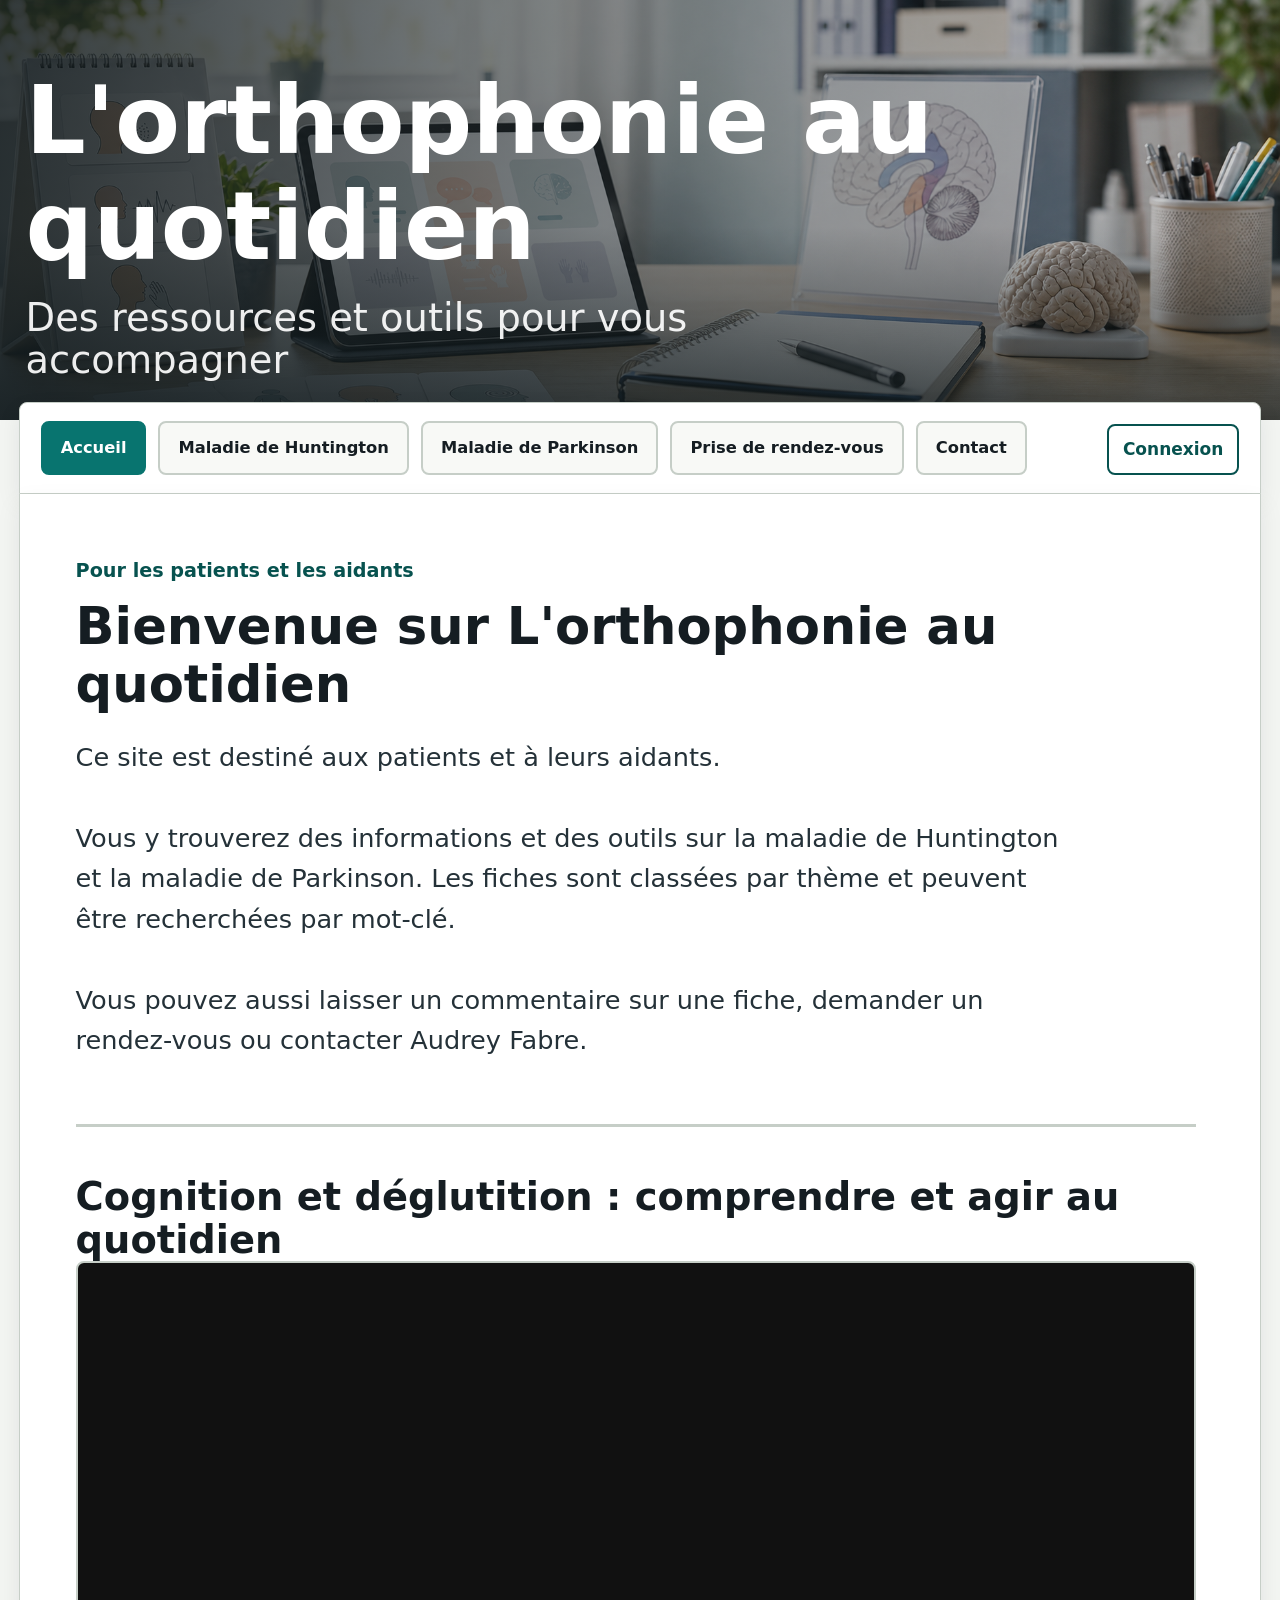
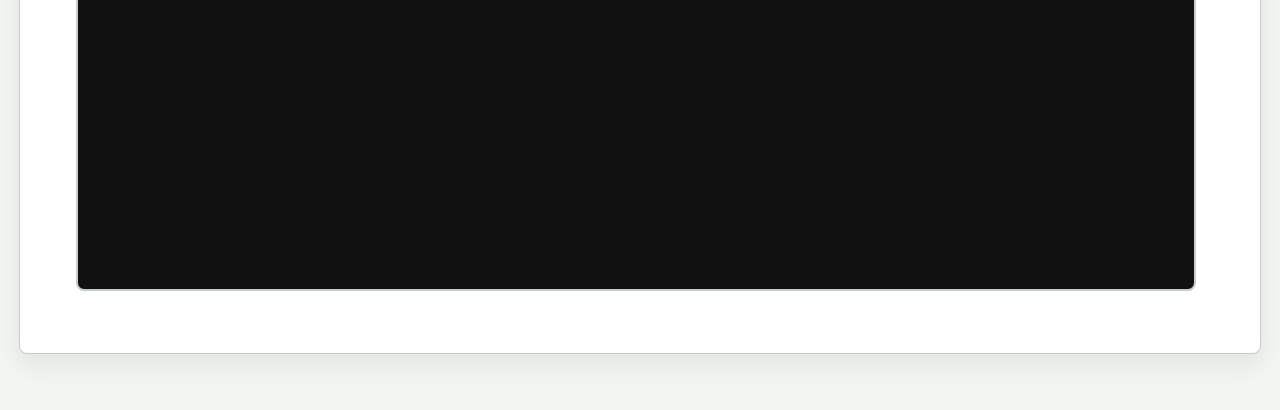
<file: index.html>
<!doctype html>
<html lang="fr">
  <head>
    <meta charset="utf-8" />
    <meta name="viewport" content="width=device-width, initial-scale=1" />
    <meta
      name="description"
      content="Ressources accessibles pour les personnes concernées par la maladie de Huntington ou la maladie de Parkinson et leurs aidants."
    />
    <meta name="theme-color" content="#075e59" />
    <meta name="referrer" content="no-referrer" />
    <meta
      http-equiv="Content-Security-Policy"
      content="default-src 'self'; base-uri 'self'; connect-src 'self' https://orthophonie-audrey-api.onrender.com; font-src 'self'; form-action 'self'; frame-src 'self' data: blob: https://www.youtube.com https://orthophonie-audrey-api.onrender.com; img-src 'self' data: blob: https:; media-src 'self' data: blob: https://orthophonie-audrey-api.onrender.com; object-src 'none'; script-src 'self'; style-src 'self' 'unsafe-inline'; worker-src 'self' blob:; upgrade-insecure-requests"
    />
    <title>L'orthophonie au quotidien</title>
    <link rel="icon" href="assets/generated/language.jpg" type="image/jpeg" />
    <link rel="stylesheet" href="styles.css?v=20260715-74" />
  </head>
  <body>
    <a class="skip-link" href="#contenu">Aller au contenu</a>
    <header class="site-header">
      <div class="header-visual" aria-hidden="true"></div>
      <div class="header-content">
        <h1>L'orthophonie au quotidien</h1>
        <p class="header-copy">Des ressources et outils pour vous accompagner</p>
      </div>
    </header>

    <main class="app-shell" id="contenu">
      <section class="disease-menu" aria-label="Navigation principale">
        <nav class="tabs" id="diseaseTabs" role="tablist"></nav>
      </section>

      <section class="disease-panel" id="resourcePanel" aria-live="polite">
        <div class="panel-heading">
          <div class="panel-metrics" id="panelMetrics"></div>
        </div>
        <div class="resource-grid" id="resourceGrid"></div>
      </section>
    </main>

    <script src="config.js?v=20260715-74"></script>
    <script src="data/padlet-data.js?v=20260715-74"></script>
    <script src="vendor/jspdf.umd.min.js?v=4.2.1"></script>
    <script src="vendor/pdf-lib.min.js?v=1.17.1"></script>
    <script src="app.js?v=20260715-74"></script>
  </body>
</html>
</file>
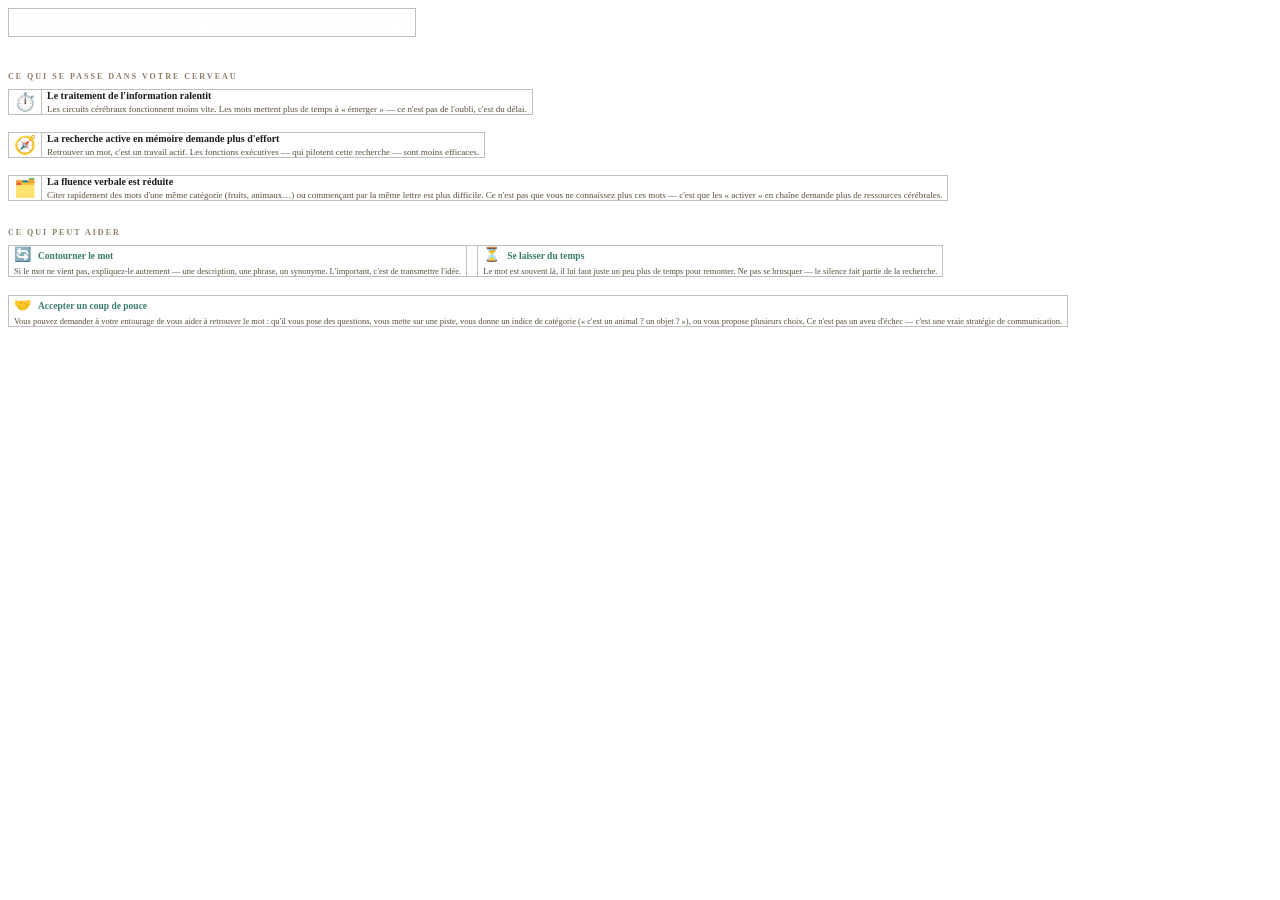
<file: assets/viewers/08-carte2-manque-du-mot.html>
<!DOCTYPE html PUBLIC "-//W3C//DTD HTML 4.01//EN" "http://www.w3.org/TR/html4/strict.dtd">
<html>
<head>
  <meta http-equiv="Content-Type" content="text/html; charset=utf-8">
  <meta http-equiv="Content-Style-Type" content="text/css">
  <title></title>
  <meta name="Author" content="Un-named">
  <meta name="LastAuthor" content="Un-named">
  <meta name="Generator" content="Cocoa HTML Writer">
  <meta name="CocoaVersion" content="2685.4">
  <style type="text/css">
    p.p1 {margin: 0.0px 0.0px 4.0px 0.0px; font: 20.0px Georgia; color: #fffdf9}
    p.p2 {margin: 0.0px 0.0px 12.0px 0.0px; font: 20.0px Georgia; color: #fffdf9; min-height: 22.0px}
    p.p3 {margin: 0.0px 0.0px 8.0px 0.0px; font: 8.0px Times; color: #8c7d66}
    p.p4 {margin: 0.0px 0.0px 0.0px 0.0px; text-align: center; font: 18.0px Times}
    p.p5 {margin: 0.0px 0.0px 3.0px 0.0px; font: 10.0px Times; color: #1a1a1a}
    p.p6 {margin: 0.0px 0.0px 0.0px 0.0px; font: 9.0px Times; color: #5a4e3a}
    p.p7 {margin: 0.0px 0.0px 6.0px 0.0px; font: 9.0px Times; color: #5a4e3a; min-height: 11.0px}
    p.p8 {margin: 0.0px 0.0px 16.0px 0.0px; font: 9.0px Times; color: #5a4e3a; min-height: 11.0px}
    p.p9 {margin: 0.0px 0.0px 3.0px 0.0px; font: 9.5px Times; color: #3a7a6e}
    p.p10 {margin: 0.0px 0.0px 0.0px 0.0px; font: 8.5px Times; color: #5a4e3a}
    p.p11 {margin: 0.0px 0.0px 0.0px 0.0px; font: 8.5px Times; color: #5a4e3a; min-height: 10.0px}
    p.p12 {margin: 0.0px 0.0px 8.0px 0.0px; font: 8.5px Times; color: #5a4e3a; min-height: 10.0px}
    span.s1 {letter-spacing: 2.0px}
    span.s2 {font: 14.0px Times; color: #000000}
    table.t1 {border-collapse: collapse}
    td.td1 {border-style: solid; border-width: 1.0px 1.0px 1.0px 1.0px; border-color: #bfbfbf #bfbfbf #bfbfbf #bfbfbf; padding: 0.0px 5.0px 0.0px 5.0px}
  </style>
</head>
<body>
<table cellspacing="0" cellpadding="0" class="t1">
  <tbody>
    <tr>
      <td valign="middle" class="td1">
        <p class="p1"><b><i>Pourquoi avez-vous du mal à trouver vos mots ?</i></b></p>
      </td>
    </tr>
  </tbody>
</table>
<p class="p2"><b><i></i></b><br></p>
<p class="p3"><span class="s1"><b>CE QUI SE PASSE DANS VOTRE CERVEAU</b></span></p>
<table cellspacing="0" cellpadding="0" class="t1">
  <tbody>
    <tr>
      <td valign="middle" class="td1">
        <p class="p4">⏱️</p>
      </td>
      <td valign="middle" class="td1">
        <p class="p5"><b>Le traitement de l'information ralentit</b></p>
        <p class="p6">Les circuits cérébraux fonctionnent moins vite. Les mots mettent plus de temps à « émerger » — ce n'est pas de l'oubli, c'est du délai.</p>
      </td>
    </tr>
  </tbody>
</table>
<p class="p7"><br></p>
<table cellspacing="0" cellpadding="0" class="t1">
  <tbody>
    <tr>
      <td valign="middle" class="td1">
        <p class="p4">🧭</p>
      </td>
      <td valign="middle" class="td1">
        <p class="p5"><b>La recherche active en mémoire demande plus d'effort</b></p>
        <p class="p6">Retrouver un mot, c'est un travail actif. Les fonctions exécutives — qui pilotent cette recherche — sont moins efficaces.</p>
      </td>
    </tr>
  </tbody>
</table>
<p class="p7"><br></p>
<table cellspacing="0" cellpadding="0" class="t1">
  <tbody>
    <tr>
      <td valign="middle" class="td1">
        <p class="p4">🗂️</p>
      </td>
      <td valign="middle" class="td1">
        <p class="p5"><b>La fluence verbale est réduite</b></p>
        <p class="p6">Citer rapidement des mots d'une même catégorie (fruits, animaux…) ou commençant par la même lettre est plus difficile. Ce n'est pas que vous ne connaissez plus ces mots — c'est que les « activer » en chaîne demande plus de ressources cérébrales.</p>
      </td>
    </tr>
  </tbody>
</table>
<p class="p8"><br></p>
<p class="p3"><span class="s1"><b>CE QUI PEUT AIDER</b></span></p>
<table cellspacing="0" cellpadding="0" class="t1">
  <tbody>
    <tr>
      <td valign="middle" class="td1">
        <p class="p9"><span class="s2">🔄<span class="Apple-converted-space">  </span></span><b>Contourner le mot</b></p>
        <p class="p10">Si le mot ne vient pas, expliquez-le autrement — une description, une phrase, un synonyme. L'important, c'est de transmettre l'idée.</p>
      </td>
      <td valign="middle" class="td1">
        <p class="p11"><br></p>
      </td>
      <td valign="middle" class="td1">
        <p class="p9"><span class="s2">⏳<span class="Apple-converted-space">  </span></span><b>Se laisser du temps</b></p>
        <p class="p10">Le mot est souvent là, il lui faut juste un peu plus de temps pour remonter. Ne pas se brusquer — le silence fait partie de la recherche.</p>
      </td>
    </tr>
  </tbody>
</table>
<p class="p12"><br></p>
<table cellspacing="0" cellpadding="0" class="t1">
  <tbody>
    <tr>
      <td valign="middle" class="td1">
        <p class="p9"><span class="s2">🤝<span class="Apple-converted-space">  </span></span><b>Accepter un coup de pouce</b></p>
        <p class="p10">Vous pouvez demander à votre entourage de vous aider à retrouver le mot : qu'il vous pose des questions, vous mette sur une piste, vous donne un indice de catégorie (« c'est un animal ? un objet ? »), ou vous propose plusieurs choix. Ce n'est pas un aveu d'échec — c'est une vraie stratégie de communication.</p>
      </td>
    </tr>
  </tbody>
</table>
</body>
</html>
</file>
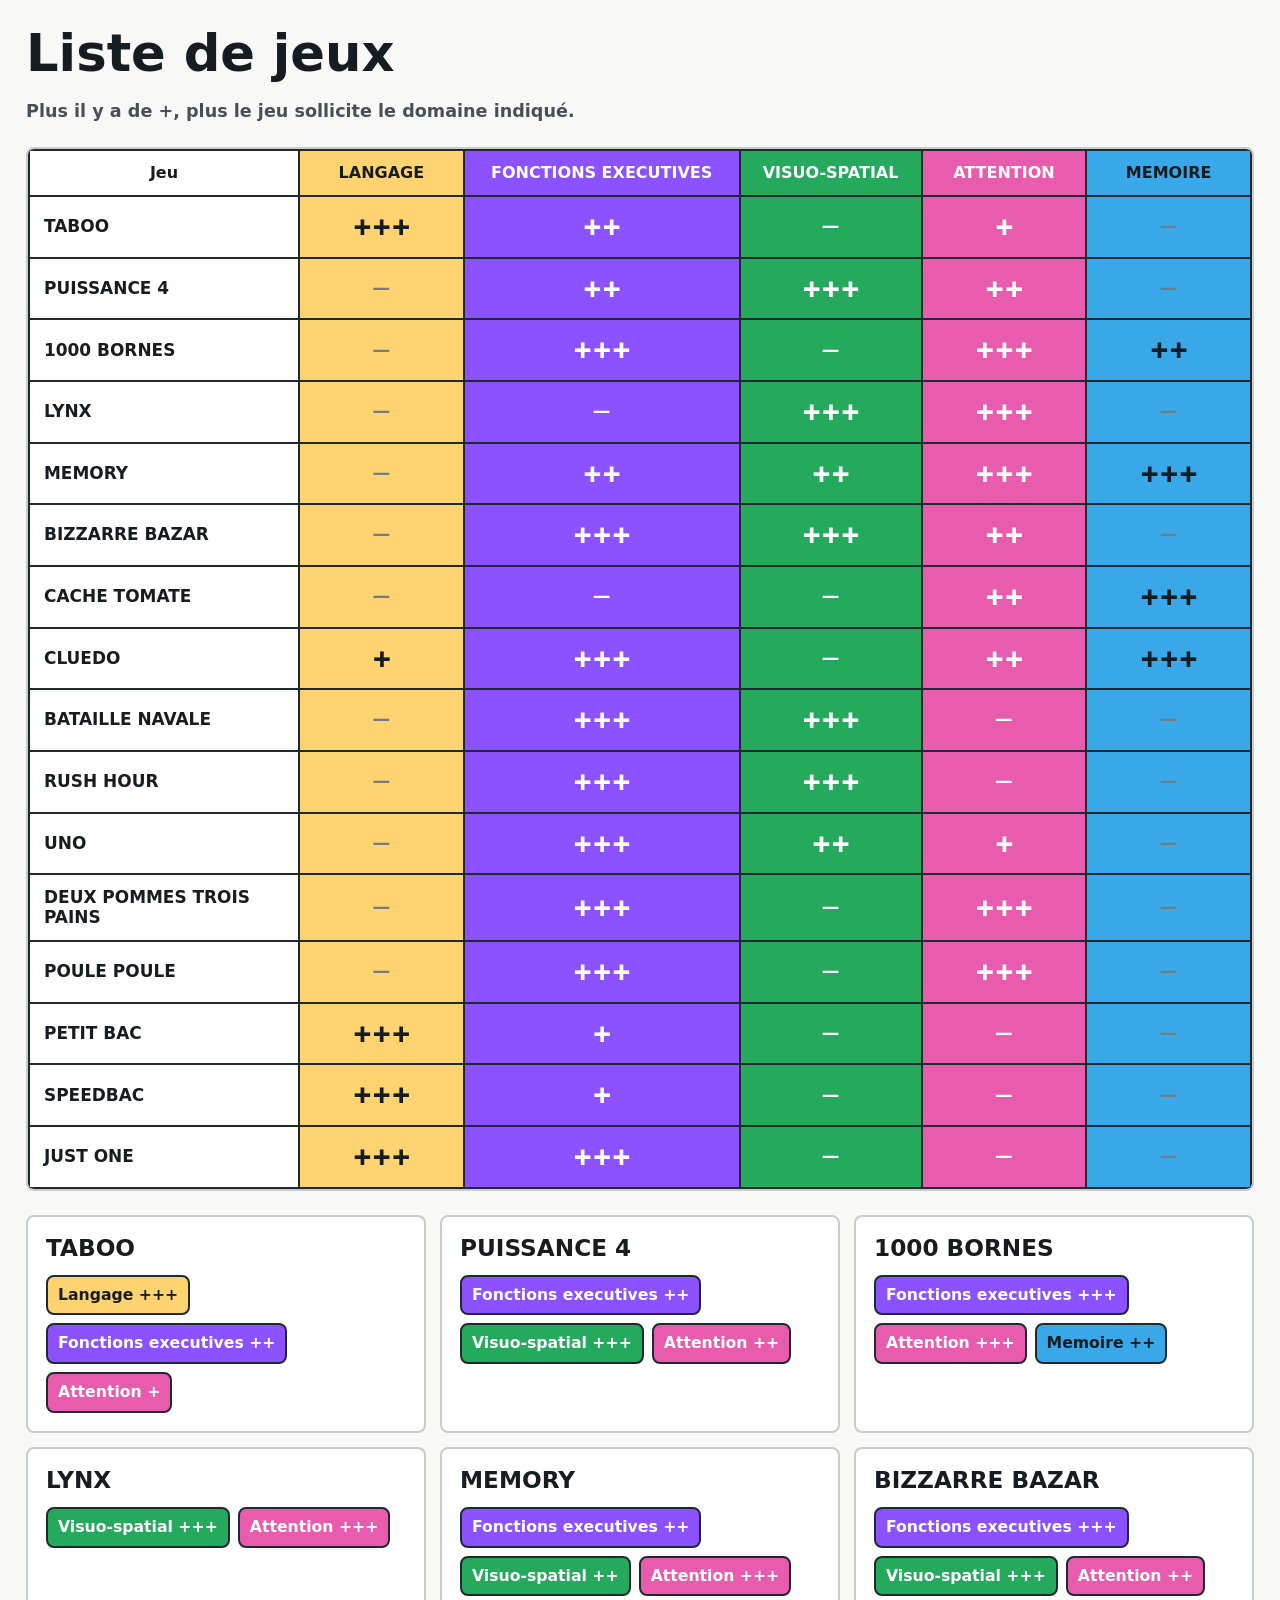
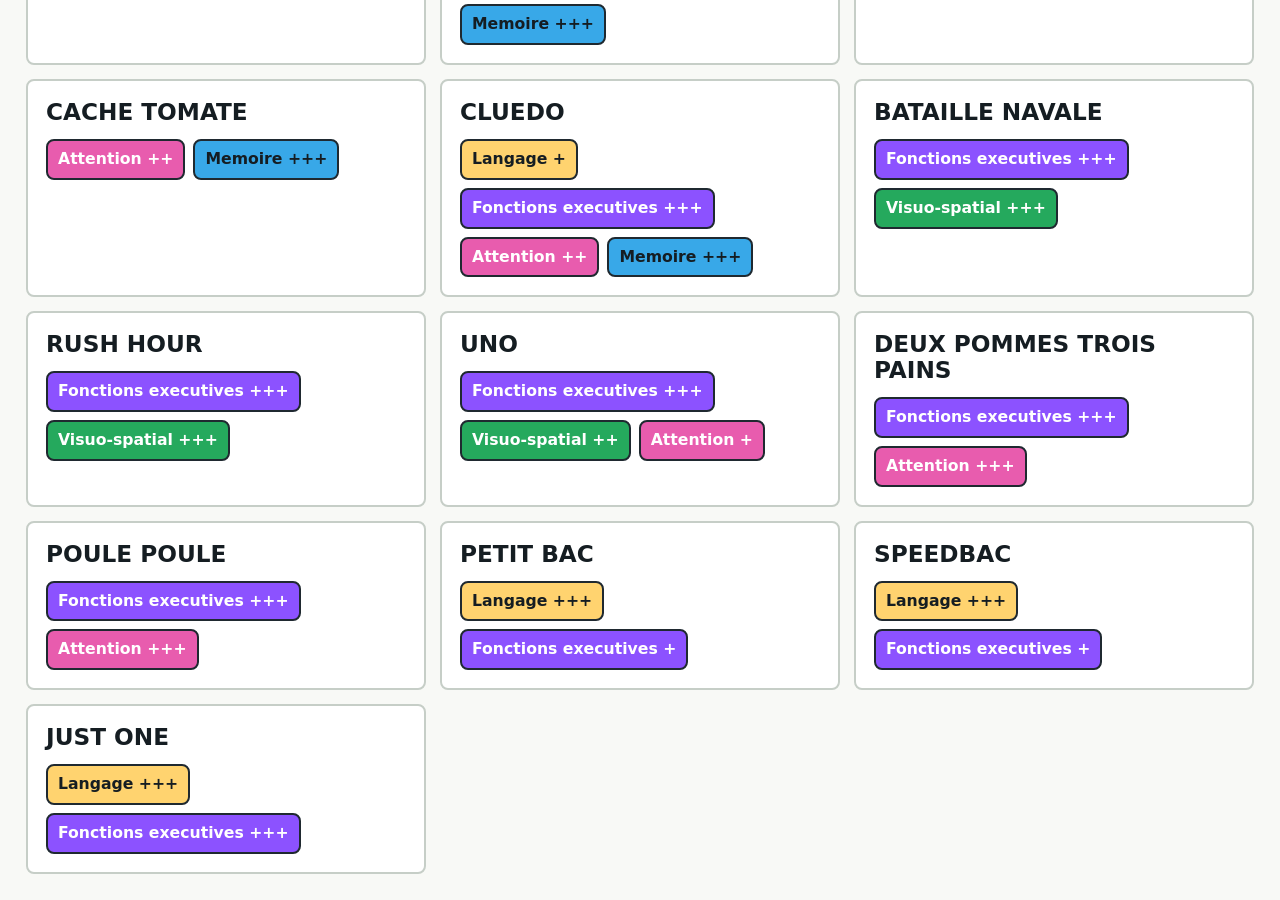
<file: assets/viewers/10-jeux.html>
<!doctype html>
<html lang="fr">
  <head>
    <meta charset="utf-8" />
    <meta name="viewport" content="width=device-width, initial-scale=1" />
    <title>Liste de jeux</title>
    <style>
      :root {
        --bg: #f8f9f6;
        --surface: #ffffff;
        --ink: #151d22;
        --muted: #455057;
        --line: #c6cec7;
        --langage: #ffd36f;
        --executif: #8c52ff;
        --visuo: #25a95d;
        --attention: #e85cae;
        --memoire: #38a8e8;
      }

      * {
        box-sizing: border-box;
      }

      body {
        margin: 0;
        background: var(--bg);
        color: var(--ink);
        font-family: Inter, ui-sans-serif, system-ui, -apple-system, BlinkMacSystemFont, "Segoe UI", sans-serif;
        font-size: 22px;
        line-height: 1.45;
      }

      main {
        padding: 26px;
      }

      h1 {
        margin: 0 0 18px;
        font-size: clamp(2rem, 4vw, 3.2rem);
        line-height: 1.08;
      }

      .intro {
        max-width: 1100px;
        margin: 0 0 22px;
        color: var(--muted);
        font-size: 1.1rem;
        font-weight: 750;
      }

      .table-wrap {
        overflow-x: auto;
        border: 2px solid var(--line);
        border-radius: 8px;
        background: var(--surface);
      }

      table {
        width: 100%;
        min-width: 1080px;
        border-collapse: collapse;
      }

      th,
      td {
        border: 2px solid #1f2930;
        padding: 13px 14px;
        text-align: center;
        vertical-align: middle;
      }

      th {
        font-size: 1rem;
        font-weight: 900;
        line-height: 1.15;
      }

      tbody th {
        position: sticky;
        left: 0;
        z-index: 1;
        width: 270px;
        background: #fff;
        text-align: left;
        font-size: 1.06rem;
      }

      td {
        min-width: 150px;
        font-size: 1.45rem;
        font-weight: 950;
      }

      .empty {
        color: #717b82;
        font-size: 1.1rem;
        font-weight: 800;
      }

      .langage {
        background: var(--langage);
      }

      .executif {
        background: var(--executif);
        color: #fff;
      }

      .visuo {
        background: var(--visuo);
        color: #fff;
      }

      .attention {
        background: var(--attention);
        color: #fff;
      }

      .memoire {
        background: var(--memoire);
      }

      .cards {
        display: grid;
        grid-template-columns: repeat(auto-fit, minmax(min(100%, 360px), 1fr));
        gap: 14px;
        margin-top: 24px;
      }

      .game-card {
        border: 2px solid var(--line);
        border-radius: 8px;
        padding: 18px;
        background: var(--surface);
      }

      .game-card h2 {
        margin: 0 0 14px;
        font-size: 1.45rem;
        line-height: 1.12;
      }

      .chips {
        display: flex;
        flex-wrap: wrap;
        gap: 8px;
      }

      .chip {
        border: 2px solid #1f2930;
        border-radius: 8px;
        padding: 7px 10px;
        font-size: 0.98rem;
        font-weight: 900;
      }
    </style>
  </head>
  <body>
    <main>
      <h1>Liste de jeux</h1>
      <p class="intro">Plus il y a de +, plus le jeu sollicite le domaine indiqué.</p>

      <div class="table-wrap" aria-label="Tableau des jeux par domaine cognitif">
        <table>
          <thead>
            <tr>
              <th>Jeu</th>
              <th class="langage">LANGAGE</th>
              <th class="executif">FONCTIONS EXECUTIVES</th>
              <th class="visuo">VISUO-SPATIAL</th>
              <th class="attention">ATTENTION</th>
              <th class="memoire">MEMOIRE</th>
            </tr>
          </thead>
          <tbody>
            <tr><th>TABOO</th><td class="langage">+++</td><td class="executif">++</td><td class="visuo empty">—</td><td class="attention">+</td><td class="memoire empty">—</td></tr>
            <tr><th>PUISSANCE 4</th><td class="langage empty">—</td><td class="executif">++</td><td class="visuo">+++</td><td class="attention">++</td><td class="memoire empty">—</td></tr>
            <tr><th>1000 BORNES</th><td class="langage empty">—</td><td class="executif">+++</td><td class="visuo empty">—</td><td class="attention">+++</td><td class="memoire">++</td></tr>
            <tr><th>LYNX</th><td class="langage empty">—</td><td class="executif empty">—</td><td class="visuo">+++</td><td class="attention">+++</td><td class="memoire empty">—</td></tr>
            <tr><th>MEMORY</th><td class="langage empty">—</td><td class="executif">++</td><td class="visuo">++</td><td class="attention">+++</td><td class="memoire">+++</td></tr>
            <tr><th>BIZZARRE BAZAR</th><td class="langage empty">—</td><td class="executif">+++</td><td class="visuo">+++</td><td class="attention">++</td><td class="memoire empty">—</td></tr>
            <tr><th>CACHE TOMATE</th><td class="langage empty">—</td><td class="executif empty">—</td><td class="visuo empty">—</td><td class="attention">++</td><td class="memoire">+++</td></tr>
            <tr><th>CLUEDO</th><td class="langage">+</td><td class="executif">+++</td><td class="visuo empty">—</td><td class="attention">++</td><td class="memoire">+++</td></tr>
            <tr><th>BATAILLE NAVALE</th><td class="langage empty">—</td><td class="executif">+++</td><td class="visuo">+++</td><td class="attention empty">—</td><td class="memoire empty">—</td></tr>
            <tr><th>RUSH HOUR</th><td class="langage empty">—</td><td class="executif">+++</td><td class="visuo">+++</td><td class="attention empty">—</td><td class="memoire empty">—</td></tr>
            <tr><th>UNO</th><td class="langage empty">—</td><td class="executif">+++</td><td class="visuo">++</td><td class="attention">+</td><td class="memoire empty">—</td></tr>
            <tr><th>DEUX POMMES TROIS PAINS</th><td class="langage empty">—</td><td class="executif">+++</td><td class="visuo empty">—</td><td class="attention">+++</td><td class="memoire empty">—</td></tr>
            <tr><th>POULE POULE</th><td class="langage empty">—</td><td class="executif">+++</td><td class="visuo empty">—</td><td class="attention">+++</td><td class="memoire empty">—</td></tr>
            <tr><th>PETIT BAC</th><td class="langage">+++</td><td class="executif">+</td><td class="visuo empty">—</td><td class="attention empty">—</td><td class="memoire empty">—</td></tr>
            <tr><th>SPEEDBAC</th><td class="langage">+++</td><td class="executif">+</td><td class="visuo empty">—</td><td class="attention empty">—</td><td class="memoire empty">—</td></tr>
            <tr><th>JUST ONE</th><td class="langage">+++</td><td class="executif">+++</td><td class="visuo empty">—</td><td class="attention empty">—</td><td class="memoire empty">—</td></tr>
          </tbody>
        </table>
      </div>

      <section class="cards" aria-label="Résumé lisible par jeu">
        <article class="game-card"><h2>TABOO</h2><div class="chips"><span class="chip langage">Langage +++</span><span class="chip executif">Fonctions executives ++</span><span class="chip attention">Attention +</span></div></article>
        <article class="game-card"><h2>PUISSANCE 4</h2><div class="chips"><span class="chip executif">Fonctions executives ++</span><span class="chip visuo">Visuo-spatial +++</span><span class="chip attention">Attention ++</span></div></article>
        <article class="game-card"><h2>1000 BORNES</h2><div class="chips"><span class="chip executif">Fonctions executives +++</span><span class="chip attention">Attention +++</span><span class="chip memoire">Memoire ++</span></div></article>
        <article class="game-card"><h2>LYNX</h2><div class="chips"><span class="chip visuo">Visuo-spatial +++</span><span class="chip attention">Attention +++</span></div></article>
        <article class="game-card"><h2>MEMORY</h2><div class="chips"><span class="chip executif">Fonctions executives ++</span><span class="chip visuo">Visuo-spatial ++</span><span class="chip attention">Attention +++</span><span class="chip memoire">Memoire +++</span></div></article>
        <article class="game-card"><h2>BIZZARRE BAZAR</h2><div class="chips"><span class="chip executif">Fonctions executives +++</span><span class="chip visuo">Visuo-spatial +++</span><span class="chip attention">Attention ++</span></div></article>
        <article class="game-card"><h2>CACHE TOMATE</h2><div class="chips"><span class="chip attention">Attention ++</span><span class="chip memoire">Memoire +++</span></div></article>
        <article class="game-card"><h2>CLUEDO</h2><div class="chips"><span class="chip langage">Langage +</span><span class="chip executif">Fonctions executives +++</span><span class="chip attention">Attention ++</span><span class="chip memoire">Memoire +++</span></div></article>
        <article class="game-card"><h2>BATAILLE NAVALE</h2><div class="chips"><span class="chip executif">Fonctions executives +++</span><span class="chip visuo">Visuo-spatial +++</span></div></article>
        <article class="game-card"><h2>RUSH HOUR</h2><div class="chips"><span class="chip executif">Fonctions executives +++</span><span class="chip visuo">Visuo-spatial +++</span></div></article>
        <article class="game-card"><h2>UNO</h2><div class="chips"><span class="chip executif">Fonctions executives +++</span><span class="chip visuo">Visuo-spatial ++</span><span class="chip attention">Attention +</span></div></article>
        <article class="game-card"><h2>DEUX POMMES TROIS PAINS</h2><div class="chips"><span class="chip executif">Fonctions executives +++</span><span class="chip attention">Attention +++</span></div></article>
        <article class="game-card"><h2>POULE POULE</h2><div class="chips"><span class="chip executif">Fonctions executives +++</span><span class="chip attention">Attention +++</span></div></article>
        <article class="game-card"><h2>PETIT BAC</h2><div class="chips"><span class="chip langage">Langage +++</span><span class="chip executif">Fonctions executives +</span></div></article>
        <article class="game-card"><h2>SPEEDBAC</h2><div class="chips"><span class="chip langage">Langage +++</span><span class="chip executif">Fonctions executives +</span></div></article>
        <article class="game-card"><h2>JUST ONE</h2><div class="chips"><span class="chip langage">Langage +++</span><span class="chip executif">Fonctions executives +++</span></div></article>
      </section>
    </main>
  </body>
</html>
</file>
<file: styles.css>
:root {
  color-scheme: light;
  --bg: #f6f4ef;
  --surface: #ffffff;
  --surface-soft: #fbfaf7;
  --ink: #1e252b;
  --muted: #627078;
  --line: #d9ddd8;
  --teal: #08746f;
  --teal-dark: #07524f;
  --rose: #a64b5f;
  --ochre: #bd782f;
  --green: #607d3b;
  --focus: #ffbf47;
  --page-gutter: clamp(8px, 1.3vw, 20px);
  --shadow: 0 18px 44px rgba(30, 37, 43, 0.12);
  --viewer-header-offset: 0px;
  --viewer-menu-offset: 0px;
}

* {
  box-sizing: border-box;
}

html {
  min-width: 320px;
  -webkit-text-size-adjust: 100%;
  text-size-adjust: 100%;
}

body {
  margin: 0;
  min-height: 100vh;
  background: var(--bg);
  color: var(--ink);
  font-family:
    Inter, ui-sans-serif, system-ui, -apple-system, BlinkMacSystemFont, "Segoe UI",
    sans-serif;
  font-size: 17px;
  line-height: 1.62;
}

button,
input,
select,
textarea {
  font: inherit;
}

button {
  cursor: pointer;
}

button:disabled {
  cursor: wait;
}

.global-loading {
  position: fixed;
  right: max(14px, var(--page-gutter));
  bottom: max(14px, var(--page-gutter));
  z-index: 3000;
  display: inline-flex;
  align-items: center;
  gap: 12px;
  max-width: min(420px, calc(100vw - 28px));
  border: 2px solid var(--teal-dark);
  border-radius: 8px;
  padding: 13px 16px;
  background: #ffffff;
  color: var(--teal-dark);
  box-shadow: 0 14px 34px rgba(30, 37, 43, 0.22);
  font-size: 1rem;
  font-weight: 850;
}

.global-loading[hidden] {
  display: none;
}

.global-loading-spinner,
.is-loading::before {
  width: 18px;
  height: 18px;
  flex: 0 0 18px;
  border: 3px solid rgba(8, 116, 111, 0.24);
  border-top-color: var(--teal-dark);
  border-radius: 50%;
  animation: loading-spin 0.8s linear infinite;
}

.is-loading {
  display: inline-flex;
  align-items: center;
  justify-content: center;
  gap: 9px;
}

.is-loading::before {
  content: "";
  border-color: rgba(255, 255, 255, 0.42);
  border-top-color: currentColor;
}

.admin-button.is-loading:not(.admin-button-primary):not(.admin-danger-button),
.delete-comment.is-loading,
.approve-comment.is-loading {
  opacity: 0.9;
}

@keyframes loading-spin {
  to {
    transform: rotate(360deg);
  }
}

.skip-link {
  position: absolute;
  left: var(--page-gutter);
  top: 8px;
  z-index: 10;
  transform: translateY(-140%);
  border-radius: 8px;
  padding: 10px 14px;
  background: var(--focus);
  color: #111;
  font-weight: 850;
  text-decoration: none;
}

.skip-link:focus {
  transform: translateY(0);
  outline: 3px solid #111;
}

.site-header {
  position: relative;
  min-height: clamp(230px, 30vh, 340px);
  display: grid;
  align-items: end;
  overflow: hidden;
  background: #26343a;
  isolation: isolate;
}

.header-visual {
  position: absolute;
  inset: 0;
  z-index: -2;
  background-image: url("assets/therapie-ressources.png");
  background-position: center;
  background-size: cover;
}

.site-header::after {
  content: "";
  position: absolute;
  inset: 0;
  z-index: -1;
  background:
    linear-gradient(90deg, rgba(19, 28, 31, 0.86), rgba(19, 28, 31, 0.45) 56%, rgba(19, 28, 31, 0.18)),
    linear-gradient(0deg, rgba(19, 28, 31, 0.72), transparent 46%);
}

.header-content {
  width: calc(100% - (var(--page-gutter) * 2));
  margin: 0 auto;
  padding: 42px 0 36px;
  color: #fff;
}

.section-kicker {
  margin: 0 0 10px;
  color: #d9f0ec;
  font-size: 0.78rem;
  font-weight: 800;
  letter-spacing: 0;
  text-transform: none;
}

.section-kicker {
  color: var(--teal);
}

h1,
h2,
h3,
p {
  overflow-wrap: anywhere;
}

h1,
h2,
h3 {
  margin: 0;
  line-height: 1.12;
  letter-spacing: 0;
}

h1 {
  max-width: 720px;
  font-size: 3.35rem;
  font-weight: 850;
}

.site-header h1 {
  cursor: pointer;
}

.site-header h1:hover,
.site-header h1:focus-visible {
  text-decoration: underline;
  text-decoration-thickness: 0.08em;
  text-underline-offset: 0.12em;
  outline: 4px solid rgba(255, 191, 71, 0.72);
  outline-offset: 6px;
}

.header-copy {
  max-width: 670px;
  margin: 18px 0 0;
  color: rgba(255, 255, 255, 0.86);
  font-size: 1.25rem;
}

.app-shell {
  width: calc(100% - (var(--page-gutter) * 2));
  margin: calc(var(--page-gutter) * -1) auto 56px;
  position: relative;
}

.disease-menu,
.disease-panel {
  background: var(--surface);
  border: 1px solid rgba(217, 221, 216, 0.78);
  box-shadow: var(--shadow);
}

.disease-menu {
  border-radius: 8px 8px 0 0;
  padding: clamp(16px, 2vw, 24px);
  display: flex;
  align-items: end;
  justify-content: flex-start;
  gap: 24px;
}

.disease-menu h2,
.panel-heading h2 {
  font-size: 1.85rem;
}

.tabs {
  display: flex;
  flex-wrap: wrap;
  gap: 10px;
  justify-content: flex-start;
}

.admin-controls {
  display: flex;
  flex-wrap: wrap;
  align-items: center;
  justify-content: flex-end;
  gap: 10px;
  margin-left: auto;
}

.admin-status {
  color: var(--teal-dark);
  font-size: 1rem;
  font-weight: 850;
}

.admin-pending-indicator {
  min-height: 44px;
  display: inline-flex;
  align-items: center;
  border: 2px solid #9b6a16;
  border-radius: 8px;
  padding: 8px 12px;
  color: #5b3c06;
  background: #fff7df;
  font-size: 1rem;
  font-weight: 850;
}

button.admin-pending-indicator:hover,
button.admin-pending-indicator:focus-visible {
  outline: 4px solid rgba(255, 191, 71, 0.72);
  outline-offset: 2px;
}

.tab-button {
  min-height: 50px;
  border: 1px solid var(--line);
  border-radius: 8px;
  padding: 11px 16px;
  background: var(--surface-soft);
  color: var(--ink);
  font-weight: 760;
  font-size: 1rem;
}

.tab-button:hover,
.tab-button:focus-visible {
  border-color: var(--teal);
  outline: 3px solid rgba(255, 191, 71, 0.72);
  outline-offset: 2px;
}

.tab-button[aria-selected="true"] {
  background: var(--teal);
  border-color: var(--teal);
  color: #fff;
}

.admin-button,
.card-edit-button,
.modal-edit,
.modal-export {
  min-height: 50px;
  border: 2px solid var(--teal-dark);
  border-radius: 8px;
  padding: 10px 14px;
  color: var(--teal-dark);
  background: #fff;
  font-weight: 850;
}

.admin-button-primary,
.card-edit-button,
.modal-edit {
  color: #fff;
  background: var(--teal-dark);
}

.admin-danger-button {
  margin-right: auto;
  border-color: #9b3148;
  color: #fff;
  background: #9b3148;
}

.admin-button:hover,
.admin-button:focus-visible,
.card-edit-button:hover,
.card-edit-button:focus-visible,
.modal-edit:hover,
.modal-edit:focus-visible,
.modal-export:hover,
.modal-export:focus-visible {
  border-color: var(--teal);
  outline: 4px solid rgba(255, 191, 71, 0.72);
  outline-offset: 2px;
}

.admin-danger-button:hover,
.admin-danger-button:focus-visible {
  border-color: #7c2235;
  background: #7c2235;
}

.disease-panel {
  border-top: 0;
  border-radius: 0 0 8px 8px;
  padding: clamp(16px, 2vw, 28px);
}

.panel-heading {
  display: flex;
  justify-content: flex-start;
  gap: 24px;
  align-items: start;
  margin-bottom: 18px;
}

.panel-metrics {
  display: flex;
  flex-wrap: wrap;
  justify-content: flex-start;
  gap: 8px;
  width: 100%;
  min-width: min(320px, 100%);
}

.metric {
  min-width: 124px;
  border: 1px solid var(--line);
  border-radius: 8px;
  padding: 10px 12px;
  background: var(--surface-soft);
  text-align: center;
}

.metric strong {
  display: block;
  font-size: 1.18rem;
}

.metric span {
  display: block;
  color: var(--muted);
  font-size: 0.88rem;
  font-weight: 700;
}

.resource-filters {
  flex: 1 1 520px;
  display: grid;
  grid-template-columns: minmax(260px, 1.4fr) minmax(220px, 0.8fr);
  gap: 12px;
  align-items: end;
}

.resource-filters label {
  display: grid;
  gap: 6px;
  color: #334148;
  font-size: 1rem;
  font-weight: 850;
}

.resource-filters input,
.resource-filters select {
  width: 100%;
  min-height: 54px;
  border: 2px solid var(--line);
  border-radius: 8px;
  padding: 12px 14px;
  color: var(--ink);
  background: #fff;
  font-size: 1.08rem;
  font-weight: 700;
}

.resource-filters input:focus,
.resource-filters select:focus {
  border-color: var(--teal);
  outline: 4px solid rgba(255, 191, 71, 0.72);
  outline-offset: 2px;
}

.disease-intro {
  max-width: 820px;
  margin: 16px 0 28px;
  color: var(--muted);
  font-size: 1.04rem;
}

.resource-theme-layout {
  display: grid;
  gap: 28px;
}

.resource-theme-section {
  display: grid;
  gap: 16px;
}

.resource-theme-header {
  display: flex;
  flex-wrap: wrap;
  align-items: end;
  justify-content: space-between;
  gap: 10px;
  border-bottom: 2px solid var(--line);
  padding-bottom: 10px;
}

.resource-theme-header h2 {
  font-size: clamp(1.65rem, 2.2vw, 2.35rem);
}

.resource-theme-header p {
  margin: 0;
  color: var(--muted);
  font-size: 1.05rem;
  font-weight: 850;
}

.resource-theme-grid {
  display: grid;
  grid-template-columns: repeat(3, minmax(0, 1fr));
  gap: 22px;
}

.resource-empty-state {
  border: 2px solid var(--line);
  border-radius: 8px;
  padding: clamp(20px, 2vw, 30px);
  background: #fff;
}

.resource-empty-state h2 {
  font-size: clamp(1.8rem, 2.4vw, 2.6rem);
}

.resource-empty-state p {
  margin: 10px 0 0;
  color: #334148;
  font-size: 1.2rem;
}

.resource-grid {
  display: grid;
  grid-template-columns: repeat(3, minmax(0, 1fr));
  gap: 14px;
  align-items: start;
}

.resource-card {
  min-width: 0;
  border: 1px solid var(--line);
  border-radius: 8px;
  background: var(--surface-soft);
  display: flex;
  flex-direction: column;
}

.resource-main {
  padding: 18px;
}

.resource-topline {
  display: grid;
  gap: 10px;
  margin-bottom: 14px;
}

.resource-card h3 {
  font-size: 1.32rem;
  line-height: 1.24;
}

.tag {
  flex: 0 0 auto;
  max-width: 100%;
  border-radius: 8px;
  padding: 7px 9px;
  color: #fff;
  font-size: 0.86rem;
  font-weight: 800;
  white-space: normal;
  text-align: left;
  line-height: 1.35;
  justify-self: start;
}

.tag.voix {
  background: var(--teal);
}

.tag.deglutition {
  background: var(--rose);
}

.tag.communication {
  background: var(--ochre);
}

.tag.aidants {
  background: var(--green);
}

.tag.cognition {
  background: #6651a0;
}

.tag.quotidien {
  background: #486b85;
}

.tag.huntington {
  background: #7f4a7a;
}

.tag.experience {
  background: #6d6548;
}

.hidden-resource-badge {
  justify-self: start;
  border: 2px solid #7c2235;
  border-radius: 8px;
  padding: 6px 10px;
  color: #7c2235;
  background: #fff4f6;
  font-size: 0.95rem;
  font-weight: 900;
  line-height: 1.2;
}

.resource-summary {
  margin: 0 0 16px;
  color: #46535b;
  font-size: 1rem;
  line-height: 1.65;
}

.resource-media {
  display: block;
  margin: 0 0 15px;
  border: 1px solid var(--line);
  border-radius: 8px;
  overflow: hidden;
  background: #fff;
}

.resource-media img {
  display: block;
  width: 100%;
  max-height: 260px;
  object-fit: cover;
}

.resource-illustration {
  display: grid;
  place-items: center;
  padding: 0;
  background: #fff;
}

.resource-illustration svg {
  display: block;
  width: 100%;
  height: 100%;
}

.resource-details {
  margin: -4px 0 16px;
  border: 1px solid var(--line);
  border-radius: 8px;
  background: #fff;
}

.resource-details summary {
  min-height: 48px;
  padding: 11px 12px;
  color: var(--teal-dark);
  cursor: pointer;
  font-size: 1rem;
  font-weight: 820;
}

.resource-details p {
  margin: 0;
  padding: 0 11px 12px;
  color: #3d4a50;
  font-size: 1rem;
  line-height: 1.68;
  white-space: pre-line;
}

.resource-actions {
  display: flex;
  flex-wrap: wrap;
  gap: 8px;
  margin: 0;
  padding: 0;
  list-style: none;
}

.resource-actions li {
  border: 1px solid color-mix(in srgb, var(--line), var(--teal) 20%);
  border-radius: 8px;
  padding: 8px 10px;
  background: #fff;
  color: #3f4a50;
  font-size: 0.94rem;
  font-weight: 650;
  display: inline-flex;
  align-items: center;
  gap: 7px;
  min-height: 44px;
  max-width: 100%;
}

.resource-actions a {
  color: var(--teal-dark);
  font-weight: 820;
  text-decoration: none;
}

.resource-actions a:hover,
.resource-actions a:focus-visible {
  color: var(--teal);
  text-decoration: underline;
  outline: 3px solid rgba(255, 191, 71, 0.72);
  outline-offset: 3px;
}

.resource-actions span {
  color: var(--muted);
  font-size: 0.8rem;
  font-weight: 820;
  text-transform: none;
}

.comment-area {
  margin-top: auto;
  border-top: 1px solid var(--line);
  padding: 17px 18px 18px;
  background: #fff;
  border-radius: 0 0 8px 8px;
}

.comment-header {
  display: flex;
  justify-content: space-between;
  gap: 10px;
  align-items: center;
  margin-bottom: 12px;
}

.comment-header h4 {
  margin: 0;
  font-size: 1.08rem;
}

.comment-count {
  color: var(--muted);
  font-size: 0.92rem;
  font-weight: 750;
}

.comment-form {
  display: grid;
  gap: 12px;
}

.comment-form label {
  display: grid;
  gap: 5px;
  color: #455057;
  font-size: 0.92rem;
  font-weight: 800;
}

.comment-form input,
.comment-form textarea {
  width: 100%;
  border: 1px solid var(--line);
  border-radius: 8px;
  min-height: 48px;
  padding: 10px 11px;
  background: var(--surface-soft);
  color: var(--ink);
  font-size: 1rem;
}

.comment-form textarea {
  min-height: 112px;
  resize: vertical;
}

.comment-form input:focus,
.comment-form textarea:focus {
  border-color: var(--teal);
  outline: 3px solid rgba(255, 191, 71, 0.72);
  outline-offset: 2px;
}

.submit-comment {
  justify-self: start;
  min-height: 50px;
  border: 0;
  border-radius: 8px;
  padding: 10px 16px;
  background: var(--teal-dark);
  color: #fff;
  font-weight: 800;
  font-size: 1rem;
}

.submit-comment:hover,
.submit-comment:focus-visible {
  background: var(--teal);
  outline: 3px solid rgba(255, 191, 71, 0.72);
  outline-offset: 2px;
}

.comments-list {
  display: grid;
  gap: 10px;
  margin-top: 16px;
}

.empty-comments {
  margin: 14px 0 0;
  color: var(--muted);
  font-size: 0.98rem;
}

.comment-item {
  border-top: 1px solid #eceee9;
  padding-top: 10px;
}

.comment-meta {
  display: flex;
  align-items: center;
  justify-content: space-between;
  gap: 10px;
  margin-bottom: 3px;
}

.comment-author {
  font-weight: 820;
}

.comment-date {
  color: var(--muted);
  font-size: 0.88rem;
}

.comment-text {
  margin: 0;
  color: #354047;
  font-size: 1rem;
  line-height: 1.62;
}

.delete-comment {
  margin-top: 7px;
  border: 0;
  border-radius: 8px;
  min-height: 40px;
  padding: 7px 10px;
  background: #f4e7e9;
  color: #8a3143;
  font-size: 0.9rem;
  font-weight: 800;
}

.delete-comment:hover,
.delete-comment:focus-visible {
  background: #ead1d6;
  outline: 3px solid rgba(255, 191, 71, 0.72);
  outline-offset: 2px;
}

@media (prefers-reduced-motion: reduce) {
  *,
  *::before,
  *::after {
    scroll-behavior: auto !important;
  }
}

@media (max-width: 860px) {
  .site-header {
    min-height: 360px;
  }

  .disease-menu,
  .panel-heading {
    display: grid;
    justify-content: stretch;
  }

  .tabs,
  .panel-metrics {
    justify-content: start;
  }

  .resource-grid,
  .resource-theme-grid {
    grid-template-columns: repeat(2, minmax(0, 1fr));
  }
}

@media (max-width: 560px) {
  .app-shell,
  .header-content {
    width: 100%;
  }

  .header-content {
    padding-bottom: 42px;
  }

  .disease-menu,
  .disease-panel {
    padding: 17px;
  }

  .tabs {
    display: grid;
    grid-template-columns: 1fr;
  }

  .tab-button {
    width: 100%;
  }

  .resource-topline {
    display: grid;
  }

  .tag {
    max-width: 100%;
    justify-self: start;
  }
}

/* Large, low-friction layout for patients with neurological fatigue or motor difficulty. */
:root {
  --bg: #f3f5f2;
  --surface-soft: #f8f9f6;
  --ink: #151d22;
  --muted: #435159;
  --line: #c6cec7;
  --shadow: 0 10px 24px rgba(21, 29, 34, 0.08);
}

html {
  scroll-padding-top: 16px;
}

body {
  font-size: 17px;
  line-height: 1.6;
}

.skip-link {
  position: fixed;
  top: 12px;
  left: 12px;
  z-index: 10;
  transform: translateY(-160%);
  border-radius: 8px;
  padding: 12px 16px;
  background: #fff;
  color: var(--teal-dark);
  font-weight: 850;
  text-decoration: none;
  box-shadow: 0 10px 24px rgba(21, 29, 34, 0.22);
}

.skip-link:focus-visible {
  transform: translateY(0);
  outline: 4px solid #f4c542;
}

.site-header {
  min-height: clamp(420px, 44vh, 560px);
}

.header-content {
  width: 100%;
  padding: 52px clamp(18px, 2vw, 36px) 40px;
}

.eyebrow,
.section-kicker {
  font-size: 0.92rem;
  letter-spacing: 0;
  text-transform: none;
}

.eyebrow {
  margin-bottom: 16px;
  font-size: clamp(1.9rem, 3vw, 3rem);
  line-height: 1.08;
}

h1 {
  max-width: min(1600px, 100%);
  font-size: clamp(4.8rem, 7.4vw, 6.7rem);
}

.header-copy {
  color: rgba(255, 255, 255, 0.92);
  font-size: clamp(1.9rem, 3vw, 3rem);
  line-height: 1.08;
}

.app-shell {
  width: 100%;
  margin: -18px 0 56px;
  padding: 0 clamp(10px, 1.5vw, 28px);
}

.disease-menu,
.disease-panel {
  border-color: var(--line);
  box-shadow: var(--shadow);
}

.disease-menu {
  padding: 18px clamp(16px, 1.6vw, 28px);
}

.disease-menu h2,
.panel-heading h2 {
  font-size: 1.85rem;
}

.tabs {
  gap: 12px;
}

.tab-button {
  min-height: 54px;
  border-width: 2px;
  padding: 12px 18px;
  font-size: 1.02rem;
}

.tab-button:hover,
.tab-button:focus-visible {
  outline: 4px solid rgba(8, 116, 111, 0.2);
}

.disease-panel {
  padding: clamp(18px, 1.8vw, 30px);
}

.metric {
  min-width: 128px;
  padding: 10px 12px;
}

.metric strong {
  font-size: 1.22rem;
}

.metric span {
  font-size: 0.86rem;
}

.disease-intro {
  max-width: 100%;
  font-size: 1.12rem;
}

.resource-grid {
  grid-template-columns: repeat(3, minmax(0, 1fr));
  gap: 22px;
}

.resource-card {
  border-width: 2px;
  background: #fff;
}

.resource-main {
  padding: 24px;
}

.resource-topline {
  display: grid;
  gap: 12px;
  margin-bottom: 16px;
}

.resource-card h3 {
  font-size: 1.45rem;
  line-height: 1.22;
}

.tag {
  max-width: 100%;
  justify-self: start;
  padding: 8px 11px;
  font-size: 0.95rem;
}

.resource-summary {
  margin-bottom: 18px;
  font-size: clamp(1.3rem, 1.45vw, 1.58rem);
  line-height: 1.42;
}

.resource-media {
  margin-bottom: 18px;
  border-width: 2px;
}

.resource-media img {
  max-height: 260px;
}

.resource-details {
  margin: -2px 0 18px;
  border-width: 2px;
}

.resource-details summary {
  min-height: 48px;
  padding: 11px 13px;
  font-size: 1rem;
}

.resource-details summary:focus-visible,
.resource-actions a:focus-visible,
.delete-comment:focus-visible,
.submit-comment:focus-visible {
  outline: 4px solid rgba(8, 116, 111, 0.22);
  outline-offset: 2px;
}

.resource-details p {
  padding: 0 13px 14px;
  color: #243138;
  font-size: 1rem;
}

.resource-actions {
  gap: 10px;
}

.resource-actions li {
  min-height: 46px;
  border-width: 2px;
  border-radius: 8px;
  padding: 9px 11px;
  font-size: 0.96rem;
}

.resource-actions span {
  font-size: 0.78rem;
  text-transform: none;
}

.comment-area {
  border-top-width: 2px;
  padding: 18px 22px 22px;
  background: var(--surface-soft);
}

.comment-header h4 {
  font-size: 1.08rem;
}

.comment-count {
  font-size: 0.94rem;
}

.comment-form {
  gap: 12px;
}

.comment-form label {
  font-size: 0.92rem;
}

.comment-form input,
.comment-form textarea {
  border-width: 2px;
  padding: 12px;
  background: #fff;
  font-size: 1rem;
}

.comment-form textarea {
  min-height: 98px;
}

.comment-form input:focus,
.comment-form textarea:focus {
  outline-width: 4px;
}

.submit-comment {
  min-height: 50px;
  padding: 12px 18px;
}

.empty-comments {
  font-size: 0.98rem;
}

.comment-date {
  font-size: 0.88rem;
}

.comment-text {
  font-size: 1rem;
}

.delete-comment {
  min-height: 42px;
  padding: 8px 11px;
  font-size: 0.9rem;
}

@media (max-width: 860px) {
  .site-header {
    min-height: 390px;
  }

  .admin-controls {
    width: 100%;
    justify-content: flex-start;
    margin-left: 0;
  }

  .resource-filters {
    grid-template-columns: 1fr;
  }

  .app-shell,
  .header-content {
    width: 100%;
  }

  .resource-grid,
  .resource-theme-grid {
    grid-template-columns: repeat(2, minmax(0, 1fr));
  }
}

@media (max-width: 560px) {
  body {
    font-size: 16px;
  }

  .header-content {
    padding: 42px 14px 34px;
  }

  h1 {
    font-size: clamp(3.25rem, 14vw, 4.6rem);
  }

  .app-shell {
    padding: 0 8px;
  }

  .resource-grid,
  .resource-theme-grid {
    grid-template-columns: 1fr;
  }

  .disease-panel,
  .disease-menu {
    padding: 16px 12px;
  }

  .panel-heading,
  .comment-meta {
    gap: 12px;
  }

  .resource-grid,
  .resource-theme-grid {
    grid-template-columns: 1fr;
  }
}

.comment-area {
  padding: 0;
  overflow: hidden;
  background: #fff;
}

.comment-details {
  margin: 0;
}

.comment-header {
  min-height: 64px;
  margin: 0;
  padding: 16px 18px;
  cursor: pointer;
  list-style: none;
  background: #fff;
}

.comment-header::-webkit-details-marker {
  display: none;
}

.comment-header::before {
  content: "+";
  display: inline-grid;
  place-items: center;
  width: 34px;
  height: 34px;
  margin-right: 12px;
  border: 2px solid var(--teal-dark);
  border-radius: 8px;
  color: var(--teal-dark);
  font-size: 1.25rem;
  font-weight: 900;
  line-height: 1;
}

.comment-details[open] .comment-header::before {
  content: "−";
}

.comment-header:focus-visible {
  outline: 4px solid rgba(255, 191, 71, 0.72);
  outline-offset: -4px;
}

.comment-title {
  margin-right: auto;
  font-size: 1.08rem;
  font-weight: 850;
}

.comment-content {
  padding: 0 18px 18px;
  border-top: 2px solid var(--line);
  background: var(--surface-soft);
}

.comment-content .comment-form {
  padding-top: 18px;
}

.comment-notice {
  margin: 18px 0 0;
  border: 2px solid color-mix(in srgb, var(--teal), #fff 40%);
  border-radius: 8px;
  padding: 12px 14px;
  color: var(--teal-dark);
  background: #effaf7;
  font-size: 1rem;
  font-weight: 820;
}

.comment-item.is-pending-comment {
  border: 2px solid #d2a446;
  border-radius: 8px;
  padding: 12px;
  background: #fff8e6;
}

.comment-status {
  border-radius: 999px;
  padding: 4px 9px;
  color: #5b3c06;
  background: #ffe9a8;
  font-size: 0.82rem;
  font-weight: 900;
}

.comment-actions {
  display: flex;
  flex-wrap: wrap;
  align-items: center;
  gap: 8px;
  margin-top: 10px;
}

.approve-comment,
.reply-details summary,
.delete-comment {
  min-height: 42px;
  border: 2px solid var(--line);
  border-radius: 8px;
  padding: 8px 11px;
  background: #fff;
  font-size: 0.9rem;
  font-weight: 850;
}

.approve-comment {
  border-color: var(--teal-dark);
  color: #fff;
  background: var(--teal-dark);
}

.reply-details {
  margin: 0;
}

.reply-details summary {
  display: inline-flex;
  align-items: center;
  color: var(--teal-dark);
  cursor: pointer;
  list-style: none;
}

.reply-details summary::-webkit-details-marker {
  display: none;
}

.reply-form {
  width: min(620px, 100%);
  margin-top: 10px;
}

.comment-replies {
  display: grid;
  gap: 12px;
  margin-top: 14px;
  padding-left: clamp(14px, 2vw, 30px);
  border-left: 4px solid color-mix(in srgb, var(--teal), #fff 55%);
}

.approve-comment:hover,
.approve-comment:focus-visible,
.reply-details summary:hover,
.reply-details summary:focus-visible,
.delete-comment:hover,
.delete-comment:focus-visible {
  outline: 4px solid rgba(255, 191, 71, 0.72);
  outline-offset: 2px;
}

.admin-dialog-overlay {
  position: fixed;
  inset: 0;
  z-index: 2200;
  display: grid;
  place-items: start center;
  overflow: auto;
  padding: clamp(16px, 3vw, 44px);
  background: rgba(19, 28, 31, 0.62);
}

.admin-dialog {
  width: min(980px, 100%);
  border: 2px solid var(--line);
  border-radius: 8px;
  background: #fff;
  box-shadow: 0 26px 70px rgba(19, 28, 31, 0.28);
}

.admin-dialog-header {
  display: flex;
  align-items: start;
  justify-content: space-between;
  gap: 16px;
  border-bottom: 2px solid var(--line);
  padding: clamp(18px, 2vw, 28px);
}

.admin-dialog-header h2 {
  font-size: clamp(2rem, 3vw, 3rem);
}

.admin-dialog-close {
  flex: 0 0 auto;
  width: 58px;
  height: 58px;
  border: 2px solid #9b3148;
  border-radius: 8px;
  color: #9b3148;
  background: #fff;
  font-size: 2.5rem;
  font-weight: 900;
  line-height: 1;
}

.admin-dialog-close:focus-visible,
.admin-dialog-close:hover {
  outline: 4px solid rgba(255, 191, 71, 0.72);
  outline-offset: 2px;
}

.admin-form {
  display: grid;
  gap: 18px;
  padding: clamp(18px, 2.2vw, 30px);
}

.admin-form label,
.admin-fieldset {
  display: grid;
  gap: 8px;
  min-width: 0;
  color: #334148;
  font-size: 1.12rem;
  font-weight: 850;
}

.admin-form input,
.admin-form textarea,
.admin-form select {
  width: 100%;
  min-height: 56px;
  border: 2px solid var(--line);
  border-radius: 8px;
  padding: 12px 14px;
  color: var(--ink);
  background: #fff;
  font-size: 1.14rem;
  font-weight: 650;
}

.admin-form textarea {
  resize: vertical;
  min-height: 138px;
  line-height: 1.45;
}

.admin-form input:focus,
.admin-form textarea:focus,
.admin-form select:focus {
  border-color: var(--teal);
  outline: 4px solid rgba(255, 191, 71, 0.72);
  outline-offset: 2px;
}

.admin-fieldset {
  border: 2px solid var(--line);
  border-radius: 8px;
  padding: 16px;
  background: var(--surface-soft);
}

.admin-fieldset legend {
  padding: 0 8px;
  color: var(--ink);
  font-size: 1.16rem;
  font-weight: 900;
}

.admin-checkbox {
  display: flex;
  align-items: center;
  gap: 12px;
  min-height: 48px;
}

.admin-checkbox input {
  width: 26px;
  min-height: 26px;
  height: 26px;
}

.attachment-fieldset,
.illustration-fieldset {
  gap: 14px;
}

.admin-help {
  margin: 0;
  color: #435159;
  font-size: 1.05rem;
  font-weight: 650;
}

.admin-error {
  margin: 0;
  border: 2px solid #9b3148;
  border-radius: 8px;
  padding: 12px 14px;
  color: #7c2235;
  background: #fff4f6;
  font-size: 1.08rem;
  font-weight: 850;
}

.admin-form-actions {
  display: flex;
  flex-wrap: wrap;
  justify-content: flex-end;
  gap: 12px;
  margin-top: 4px;
}

body.modal-open {
  overflow: hidden;
}

body.modal-open .site-header {
  position: fixed;
  inset: 0 0 auto 0;
  z-index: 1100;
  min-height: 62px;
  align-items: center;
  box-shadow: 0 10px 26px rgba(21, 29, 34, 0.18);
}

body.modal-open .header-content {
  padding: 9px clamp(14px, 1.6vw, 24px);
}

body.modal-open .header-copy {
  display: none;
}

.disease-panel.is-content-page .panel-heading {
  display: none;
}

.home-view,
.contact-view {
  width: min(1180px, 100%);
  margin: 0 auto;
}

.home-content,
.contact-content {
  padding: clamp(18px, 3vw, 48px) clamp(4px, 2vw, 28px);
}

.content-page-kicker {
  margin: 0 0 12px;
  color: var(--teal-dark);
  font-size: clamp(1.15rem, 1.5vw, 1.4rem);
  font-weight: 900;
}

.home-content h2,
.contact-content h2 {
  max-width: 980px;
  font-size: clamp(2.2rem, 4vw, 4.2rem);
}

.home-introduction,
.contact-introduction {
  max-width: 1000px;
  margin: 24px 0 0;
  color: #243138;
  font-size: clamp(1.35rem, 2vw, 1.9rem);
  line-height: 1.58;
}

.home-introduction {
  white-space: pre-line;
}

.data-safety-notice {
  max-width: 1000px;
  margin: 24px 0 0;
  border: 2px solid #a36b0a;
  border-radius: 8px;
  padding: 14px 16px;
  color: #4f3507;
  background: #fff7df;
  font-size: 1.12rem;
  font-weight: 850;
  line-height: 1.5;
}

.home-edit-button {
  margin-top: 28px;
}

.home-video-section {
  width: min(1120px, 100%);
  margin-top: clamp(34px, 5vw, 64px);
  border-top: 3px solid var(--line);
  padding-top: clamp(28px, 4vw, 48px);
}

.home-video-section h3 {
  font-size: clamp(1.9rem, 3vw, 3rem);
}

.home-video-player {
  display: block;
  width: 100%;
  aspect-ratio: 16 / 9;
  border: 2px solid var(--line);
  border-radius: 8px;
  background: #111;
}

.contact-form {
  position: relative;
  display: grid;
  grid-template-columns: repeat(2, minmax(0, 1fr));
  gap: 20px;
  max-width: 1000px;
  margin-top: 32px;
}

.contact-form label {
  display: grid;
  gap: 8px;
  color: #334148;
  font-size: 1.18rem;
  font-weight: 850;
}

.contact-form label:nth-of-type(3),
.contact-form label:nth-of-type(4),
.contact-submit {
  grid-column: 1 / -1;
}

.contact-form input,
.contact-form textarea {
  width: 100%;
  min-height: 58px;
  border: 2px solid var(--line);
  border-radius: 8px;
  padding: 13px 15px;
  color: var(--ink);
  background: #fff;
  font-size: 1.18rem;
}

.contact-form textarea {
  min-height: 210px;
  resize: vertical;
  line-height: 1.5;
}

.contact-form input:focus,
.contact-form textarea:focus {
  border-color: var(--teal);
  outline: 4px solid rgba(255, 191, 71, 0.72);
  outline-offset: 2px;
}

.contact-submit {
  justify-self: start;
  min-height: 58px;
  padding-inline: 22px;
  font-size: 1.12rem;
}

.contact-honeypot {
  position: absolute;
  left: -10000px;
  width: 1px;
  height: 1px;
  overflow: hidden;
}

.contact-notice {
  grid-column: 1 / -1;
  margin: 0;
  border-radius: 8px;
  padding: 14px 16px;
  font-size: 1.15rem;
  font-weight: 850;
  line-height: 1.45;
}

.contact-notice.is-success {
  border: 2px solid #35705b;
  color: #244f40;
  background: #eaf6f0;
}

.contact-notice.is-error {
  border: 2px solid #9b3148;
  color: #7c2235;
  background: #fff4f6;
}

.contact-inbox {
  max-width: 1100px;
  margin-top: 30px;
}

.contact-inbox-count,
.contact-inbox-empty {
  margin: 0;
  border: 2px solid var(--line);
  border-radius: 8px;
  padding: 14px 16px;
  color: #334148;
  background: var(--surface-soft);
  font-size: 1.15rem;
  font-weight: 850;
}

.contact-message-list {
  display: grid;
  gap: 16px;
  margin-top: 18px;
}

.contact-message-item {
  display: grid;
  gap: 12px;
  border: 2px solid var(--line);
  border-radius: 8px;
  padding: clamp(16px, 2vw, 24px);
  background: #fff;
}

.contact-message-item header {
  display: flex;
  flex-wrap: wrap;
  align-items: start;
  justify-content: space-between;
  gap: 10px 20px;
}

.contact-message-item h3,
.contact-message-item p {
  margin: 0;
}

.contact-message-item h3 {
  font-size: 1.45rem;
}

.contact-message-item p {
  color: #334148;
  font-size: 1.08rem;
  line-height: 1.5;
}

.contact-message-body {
  border-left: 5px solid var(--teal);
  padding: 10px 14px;
  background: var(--surface-soft);
  white-space: pre-wrap;
  overflow-wrap: anywhere;
}

.contact-message-date {
  font-weight: 800;
}

.contact-delivery-status {
  border: 2px solid #35705b;
  border-radius: 8px;
  padding: 6px 9px;
  color: #244f40;
  background: #eaf6f0;
  font-size: 0.96rem;
  font-weight: 850;
}

.contact-delivery-status.is-stored {
  border-color: #a36b0a;
  color: #4f3507;
  background: #fff7df;
}

@media (max-width: 700px) {
  .contact-form {
    grid-template-columns: 1fr;
  }

  .contact-form label,
  .contact-submit {
    grid-column: 1;
  }
}

body.modal-open h1 {
  max-width: none;
  font-size: clamp(1.35rem, 2vw, 1.9rem);
  line-height: 1.05;
}

body.modal-open .disease-menu {
  position: fixed;
  inset: var(--viewer-header-offset) 0 auto 0;
  z-index: 1101;
  border-radius: 0;
  border-left: 0;
  border-right: 0;
  min-height: 58px;
  padding: 7px clamp(10px, 1.4vw, 20px);
  align-items: center;
  gap: 12px;
  box-shadow: 0 10px 26px rgba(21, 29, 34, 0.16);
}

body.modal-open .tabs,
body.modal-open .admin-controls {
  gap: 8px;
}

body.modal-open .tab-button,
body.modal-open .admin-button {
  min-height: 42px;
  padding: 8px 12px;
  font-size: 0.94rem;
}

body.modal-open .admin-status,
body.modal-open .admin-pending-indicator {
  min-height: 42px;
  padding: 7px 10px;
  font-size: 0.94rem;
}

.resource-card {
  height: clamp(560px, 40vw, 720px);
  overflow: hidden;
  cursor: pointer;
  transition:
    border-color 140ms ease,
    box-shadow 140ms ease,
    transform 140ms ease;
}

.resource-card.is-hidden-resource {
  border-color: #b8aaa6;
  background: #f0eeeb;
  opacity: 0.68;
  filter: grayscale(0.78);
}

.resource-card.is-hidden-resource:hover,
.resource-card.is-hidden-resource:focus-visible {
  opacity: 0.86;
  filter: grayscale(0.35);
}

.resource-main {
  min-height: 0;
  height: 100%;
  display: flex;
  flex-direction: column;
}

.resource-card h3,
.resource-summary,
.tag {
  display: -webkit-box;
  -webkit-box-orient: vertical;
  overflow: hidden;
}

.resource-card h3 {
  -webkit-line-clamp: 2;
}

.tag {
  -webkit-line-clamp: 2;
}

.resource-summary {
  -webkit-line-clamp: 6;
}

.resource-card.has-visual .resource-summary {
  -webkit-line-clamp: 5;
}

.resource-media {
  flex: 0 0 clamp(170px, 14vw, 240px);
}

.resource-card.has-illustration .resource-media {
  flex-basis: clamp(230px, 18vw, 330px);
}

.resource-card.has-generated-preview .resource-media {
  flex-basis: clamp(250px, 20vw, 350px);
}

.resource-media img {
  height: 100%;
  max-height: none;
}

.resource-footer {
  display: flex;
  flex-wrap: wrap;
  align-items: center;
  gap: 10px;
  margin-top: auto;
}

.resource-card:hover,
.resource-card:focus-visible {
  border-color: var(--teal);
  box-shadow: 0 14px 30px rgba(21, 29, 34, 0.14);
  outline: 4px solid rgba(8, 116, 111, 0.2);
  outline-offset: 2px;
  transform: translateY(-1px);
}

.card-open-hint {
  display: inline-flex;
  align-items: center;
  align-self: start;
  min-height: 46px;
  margin: 0;
  border: 2px solid color-mix(in srgb, var(--line), var(--teal) 28%);
  border-radius: 8px;
  padding: 9px 12px;
  color: var(--teal-dark);
  background: #fff;
  font-size: 1.04rem;
  font-weight: 850;
}

.card-comment-count {
  min-height: 46px;
  margin: 0;
  border: 2px solid var(--line);
  border-radius: 8px;
  padding: 9px 12px;
  color: #435159;
  background: var(--surface-soft);
  font-size: 1.04rem;
  font-weight: 820;
}

.card-pending-count {
  min-height: 46px;
  margin: 0;
  border: 2px solid #9b6a16;
  border-radius: 8px;
  padding: 9px 12px;
  color: #5b3c06;
  background: #fff7df;
  font-size: 1.04rem;
  font-weight: 850;
}

.appointment-view {
  display: block;
}

.appointment-shell {
  display: grid;
  gap: 22px;
}

.appointment-calendar,
.appointment-admin-panel,
.appointment-admin-card,
.appointment-day,
.appointment-request-item,
.availability-item {
  border: 2px solid var(--line);
  border-radius: 8px;
  background: #fff;
}

.appointment-calendar h2,
.appointment-admin-panel > h2 {
  font-size: clamp(2rem, 3vw, 3rem);
}

.appointment-help {
  max-width: 980px;
  margin: 12px 0 0;
  color: #334148;
  font-size: clamp(1.25rem, 1.7vw, 1.65rem);
  line-height: 1.45;
}

.appointment-notice {
  border: 2px solid color-mix(in srgb, var(--teal), #fff 40%);
  border-radius: 8px;
  padding: 14px 16px;
  color: var(--teal-dark);
  background: #effaf7;
  font-weight: 850;
}

.appointment-calendar,
.appointment-admin-panel {
  padding: clamp(20px, 2vw, 30px);
}

.appointment-admin-layout {
  display: grid;
  grid-template-columns: minmax(0, 1fr) minmax(0, 1.1fr);
  gap: 18px;
  margin-top: 18px;
}

.appointment-admin-card {
  padding: 18px;
}

.appointment-admin-card h3 {
  margin-bottom: 14px;
  font-size: 1.45rem;
}

.appointment-request-list,
.availability-list,
.appointment-days {
  display: grid;
  gap: 14px;
}

.appointment-request-item,
.availability-item {
  padding: 16px;
}

.appointment-request-item h4 {
  margin: 0 0 8px;
  color: var(--ink);
  font-size: 1.2rem;
}

.appointment-request-item p,
.availability-item p,
.appointment-empty {
  margin: 8px 0 0;
  color: #334148;
  font-size: 1.05rem;
}

.appointment-request-status,
.availability-status {
  font-weight: 850;
}

.appointment-attachments {
  margin-top: 12px;
  border: 2px solid var(--line);
  border-radius: 8px;
  padding: 12px;
  background: #fff;
}

.appointment-attachments-title {
  margin: 0 0 8px;
  color: var(--ink);
  font-weight: 900;
}

.appointment-attachments ul {
  display: grid;
  gap: 8px;
  margin: 0;
  padding-left: 20px;
}

.appointment-attachments a {
  color: var(--teal-dark);
  font-weight: 850;
  text-decoration: none;
}

.appointment-attachments a:hover,
.appointment-attachments a:focus-visible {
  text-decoration: underline;
  outline: 4px solid rgba(255, 191, 71, 0.72);
  outline-offset: 2px;
}

.appointment-attachment-button {
  min-height: 44px;
  border: 2px solid var(--teal-dark);
  border-radius: 8px;
  padding: 8px 12px;
  color: var(--teal-dark);
  background: #fff;
  font: inherit;
  font-weight: 850;
  text-align: left;
}

.appointment-attachment-button:hover,
.appointment-attachment-button:focus-visible {
  background: #edf8f5;
  outline: 4px solid rgba(255, 191, 71, 0.72);
  outline-offset: 2px;
}

.appointment-request-pending {
  border-color: #d2a446;
  background: #fff8e6;
}

.appointment-request-declined {
  border-color: #9b7b82;
  background: #f7f1f2;
}

.appointment-request-item.is-past-request {
  border-color: #7b8589;
  background: #f1f2ef;
}

.appointment-actions {
  display: flex;
  flex-wrap: wrap;
  gap: 10px;
  margin-top: 14px;
}

.appointment-actions .admin-danger-button {
  margin-right: 0;
}

.availability-form {
  display: grid;
  grid-template-columns: repeat(3, minmax(0, 1fr));
  gap: 12px;
  align-items: end;
  margin-bottom: 18px;
}

.availability-form label {
  display: grid;
  gap: 6px;
  color: #334148;
  font-weight: 850;
}

.availability-form input,
.availability-form select {
  width: 100%;
  min-height: 54px;
  border: 2px solid var(--line);
  border-radius: 8px;
  padding: 11px 12px;
  background: #fff;
  color: var(--ink);
  font-size: 1.05rem;
  font-weight: 700;
}

.availability-form .admin-error,
.availability-form button {
  grid-column: 1 / -1;
}

.availability-label {
  font-weight: 900;
}

.availability-item.is-disabled-slot {
  background: #f2f1ed;
  opacity: 0.82;
}

.appointment-days {
  grid-template-columns: repeat(auto-fit, minmax(min(100%, 360px), 1fr));
  margin-top: 18px;
}

.appointment-day {
  padding: 16px;
}

.appointment-day h3 {
  margin-bottom: 12px;
  font-size: 1.35rem;
}

.appointment-slots {
  display: grid;
  gap: 10px;
}

.appointment-slot {
  min-height: 82px;
  border: 2px solid var(--teal-dark);
  border-radius: 8px;
  padding: 14px;
  color: var(--teal-dark);
  background: #fff;
  text-align: left;
}

.appointment-slot:not(:disabled):hover,
.appointment-slot:not(:disabled):focus-visible {
  background: #edf8f5;
  outline: 4px solid rgba(255, 191, 71, 0.72);
  outline-offset: 2px;
}

.appointment-slot:disabled {
  cursor: not-allowed;
}

.appointment-slot.is-disabled-slot,
.appointment-slot.is-approved-slot {
  border-color: var(--line);
  color: #4b555b;
  background: #f1f2ef;
}

.appointment-slot.is-pending-slot {
  border-color: #d2a446;
  color: #5b3c06;
  background: #fff7df;
}

.slot-time,
.slot-status {
  display: block;
}

.slot-time {
  font-size: 1.28rem;
  font-weight: 900;
}

.slot-status {
  margin-top: 4px;
  font-size: 1rem;
  font-weight: 800;
}

.resource-modal {
  position: fixed;
  inset: 0;
  z-index: 1000;
  overflow: auto;
  background: var(--bg);
}

body.modal-open .resource-modal {
  inset: var(--viewer-menu-offset) 0 0 0;
}

.modal-shell {
  min-height: 100dvh;
  display: flex;
  flex-direction: column;
  gap: 18px;
  padding: clamp(10px, 1.4vw, 24px);
}

body.modal-open .modal-shell {
  min-height: calc(100dvh - var(--viewer-menu-offset));
}

.modal-header {
  position: sticky;
  top: 0;
  z-index: 2;
  display: flex;
  align-items: start;
  justify-content: space-between;
  gap: 18px;
  border: 2px solid var(--line);
  border-radius: 8px;
  padding: 16px;
  background: #fff;
  box-shadow: 0 10px 22px rgba(21, 29, 34, 0.08);
}

.modal-title-block {
  display: grid;
  gap: 10px;
  min-width: 0;
}

.modal-title-block h2 {
  font-size: 2rem;
  line-height: 1.2;
}

.modal-actions {
  display: flex;
  flex-wrap: wrap;
  justify-content: flex-end;
  gap: 10px;
}

.modal-export {
  min-height: 58px;
  font-size: 1rem;
}

.resource-print-frame {
  position: fixed;
  width: 1px;
  height: 1px;
  border: 0;
  opacity: 0;
  pointer-events: none;
}

.modal-close {
  flex: 0 0 auto;
  width: 58px;
  height: 58px;
  border: 2px solid #8a3143;
  border-radius: 8px;
  background: #fff;
  color: #8a3143;
  font-size: 2.4rem;
  font-weight: 850;
  line-height: 1;
}

.modal-close:hover,
.modal-close:focus-visible {
  background: #f4e7e9;
  outline: 4px solid rgba(138, 49, 67, 0.24);
  outline-offset: 2px;
}

.modal-body {
  display: grid;
  grid-template-columns: minmax(0, 1.55fr) minmax(440px, 1fr);
  gap: 22px;
  align-items: start;
}

.attachment-viewer,
.modal-text,
.modal-comments-slot > .comment-area {
  border: 2px solid var(--line);
  border-radius: 8px;
  background: #fff;
}

.attachment-viewer {
  min-height: min(78dvh, 920px);
  padding: 16px;
}

.viewer-frame {
  width: 100%;
  height: min(72dvh, 850px);
  border: 2px solid var(--line);
  border-radius: 8px;
  background: #fff;
}

.viewer-image {
  display: block;
  width: 100%;
  max-height: 74dvh;
  object-fit: contain;
  border: 2px solid var(--line);
  border-radius: 8px;
  background: #fff;
}

.viewer-video {
  display: block;
  width: 100%;
  max-height: 74dvh;
  border-radius: 8px;
  background: #000;
}

.open-file-link {
  display: inline-flex;
  align-items: center;
  min-height: 48px;
  margin-top: 12px;
  border: 2px solid var(--teal-dark);
  border-radius: 8px;
  padding: 10px 13px;
  color: var(--teal-dark);
  background: #fff;
  font-weight: 850;
  text-decoration: none;
}

.open-file-link:hover,
.open-file-link:focus-visible {
  background: #e8f2ef;
  outline: 4px solid rgba(8, 116, 111, 0.22);
  outline-offset: 2px;
}

.external-resource-panel {
  display: grid;
  align-content: start;
  justify-items: start;
  gap: 14px;
  border: 2px solid var(--line);
  border-radius: 8px;
  padding: 14px;
  background: #fff;
}

.external-resource-panel.is-fallback {
  min-height: 260px;
  align-content: center;
  padding: clamp(24px, 4vw, 48px);
}

.external-resource-panel p {
  max-width: 820px;
  margin: 0;
  color: #243138;
  font-size: clamp(1.35rem, 2vw, 2rem);
  line-height: 1.45;
}

.external-preview-link {
  display: block;
  width: 100%;
  border: 2px solid var(--line);
  border-radius: 6px;
  overflow: hidden;
  background: #fff;
}

.external-preview-link:hover,
.external-preview-link:focus-visible {
  outline: 5px solid rgba(8, 116, 111, 0.22);
  outline-offset: 2px;
}

.external-site-preview {
  display: block;
  width: 100%;
  max-height: min(64dvh, 760px);
  object-fit: contain;
  object-position: top center;
  background: #fff;
}

.external-resource-link {
  display: inline-flex;
  align-items: center;
  min-height: 58px;
  border: 3px solid var(--teal-dark);
  border-radius: 8px;
  padding: 12px 18px;
  color: #fff;
  background: var(--teal-dark);
  font-size: clamp(1.1rem, 1.4vw, 1.4rem);
  font-weight: 900;
  text-decoration: none;
}

.external-resource-link:hover,
.external-resource-link:focus-visible {
  background: var(--teal);
  outline: 5px solid rgba(8, 116, 111, 0.22);
  outline-offset: 3px;
}

.modal-text {
  padding: clamp(24px, 2vw, 34px);
}

.modal-text p {
  margin: 0;
  color: #243138;
  font-size: clamp(1.5rem, 1.85vw, 2.1rem);
  line-height: 1.5;
  white-space: pre-line;
}

.modal-comments-slot > .comment-area {
  margin-top: 0;
  border-top-width: 2px;
}

@media (max-width: 1120px) {
  .appointment-admin-layout {
    grid-template-columns: 1fr;
  }

  .modal-body {
    grid-template-columns: 1fr;
  }

  .attachment-viewer {
    min-height: auto;
  }

  .viewer-frame {
    height: 68dvh;
  }
}

@media (max-width: 560px) {
  .availability-form {
    grid-template-columns: 1fr;
  }

  .appointment-calendar,
  .appointment-admin-panel {
    padding: 16px;
  }

  .modal-shell {
    padding: 8px;
  }

  .modal-header {
    flex-direction: column;
    align-items: start;
    padding: 12px;
  }

  .modal-title-block h2 {
    font-size: 1.45rem;
  }

  .modal-close {
    width: 52px;
    height: 52px;
    font-size: 2rem;
  }

  .modal-actions {
    display: grid;
    grid-template-columns: minmax(0, 1.45fr) minmax(0, 1fr) 52px;
    width: 100%;
    align-items: stretch;
  }

  .modal-export {
    min-width: 0;
    min-height: 52px;
    padding: 8px;
    line-height: 1.2;
  }

  .viewer-frame {
    height: 64dvh;
  }
}

/* Final responsive grid rules for resource cards. Keep these at the end of the file. */
.resource-grid,
.resource-theme-grid {
  grid-template-columns: repeat(3, minmax(0, 1fr));
}

@media (max-width: 1100px) {
  .resource-grid,
  .resource-theme-grid {
    grid-template-columns: repeat(2, minmax(0, 1fr));
  }
}

@media (max-width: 760px) {
  .resource-grid,
  .resource-theme-grid {
    grid-template-columns: 1fr;
  }

  .resource-card {
    height: auto;
    min-height: 0;
    overflow: visible;
  }

  .resource-card h3,
  .resource-summary,
  .tag {
    -webkit-line-clamp: unset;
  }

  .site-header {
    min-height: 320px;
  }

  .header-content {
    padding: 34px 14px 30px;
  }

  .site-header h1 {
    font-size: clamp(2.75rem, 12.5vw, 3.5rem);
    line-height: 1.08;
    overflow-wrap: anywhere;
  }

  .header-copy {
    font-size: 1.18rem;
    line-height: 1.4;
  }

  .tabs {
    width: 100%;
    display: grid;
    grid-template-columns: repeat(2, minmax(0, 1fr));
  }

  .disease-menu {
    flex-direction: column;
    align-items: stretch;
  }

  .admin-controls {
    width: 100%;
    margin-left: 0;
  }

  .tab-button {
    width: 100%;
  }
}

@media (max-width: 430px) {
  .site-header h1 {
    font-size: 2.65rem;
  }
}

/* Collapsible themes and horizontal resource rows. */
.resource-theme-layout {
  gap: 12px;
}

.resource-theme-section {
  display: block;
  overflow: hidden;
  border: 2px solid var(--line);
  border-radius: 8px;
  background: #fff;
}

.resource-theme-summary {
  position: relative;
  display: grid;
  grid-template-columns: auto minmax(0, 1fr) auto;
  align-items: center;
  gap: 16px;
  min-height: 82px;
  padding: 16px 20px;
  color: var(--ink);
  background: var(--surface-soft);
  cursor: pointer;
  list-style: none;
}

.resource-theme-summary::-webkit-details-marker {
  display: none;
}

.resource-theme-summary::before {
  content: "";
  width: 16px;
  height: 16px;
  border-right: 4px solid var(--teal-dark);
  border-bottom: 4px solid var(--teal-dark);
  transform: rotate(-45deg);
  transition: transform 160ms ease;
}

.resource-theme-section[open] > .resource-theme-summary::before {
  transform: rotate(45deg) translate(-3px, -3px);
}

.resource-theme-summary h2 {
  font-size: clamp(1.45rem, 2vw, 2rem);
  line-height: 1.2;
}

.resource-theme-summary p {
  margin: 0;
  color: var(--muted);
  font-size: 1.05rem;
  font-weight: 850;
  white-space: nowrap;
}

.resource-theme-summary:hover,
.resource-theme-summary:focus-visible {
  color: var(--teal-dark);
  background: #edf8f5;
  outline: 4px solid rgba(255, 191, 71, 0.72);
  outline-offset: -4px;
}

.resource-theme-section[open] > .resource-theme-summary {
  border-bottom: 2px solid var(--line);
}

.resource-theme-list {
  display: grid;
  grid-template-columns: 1fr;
  gap: 14px;
  padding: 16px;
  background: #f5f7f4;
}

.resource-theme-empty {
  margin: 0;
  padding: 18px;
  color: #435159;
  background: #fff;
  font-size: clamp(1.15rem, 1.5vw, 1.35rem);
  font-weight: 750;
}

.resource-theme-list .resource-card {
  height: 200px;
  min-height: 200px;
  overflow: hidden;
  background: #fff;
}

.resource-theme-list .resource-main {
  display: grid;
  grid-template-columns: minmax(230px, 32%) minmax(0, 1fr);
  gap: clamp(14px, 1.8vw, 24px);
  min-height: 0;
  height: 100%;
  padding: 12px;
}

.resource-card-content {
  min-width: 0;
  min-height: 0;
  display: flex;
  flex-direction: column;
}

.resource-theme-list .resource-media,
.resource-theme-list .resource-card.has-illustration .resource-media,
.resource-theme-list .resource-card.has-generated-preview .resource-media {
  width: 100%;
  height: 100%;
  min-height: 0;
  margin: 0;
}

.resource-theme-list .resource-media img {
  width: 100%;
  height: 100%;
  min-height: 0;
  max-height: none;
  object-fit: contain;
}

.resource-theme-list .resource-card h3 {
  font-size: clamp(1.55rem, 2vw, 2rem);
  -webkit-line-clamp: 2;
}

.resource-theme-list .resource-topline {
  gap: 6px;
  margin-bottom: 8px;
}

.resource-theme-list .tag,
.resource-theme-list .questionnaire-format-badge {
  display: none;
}

.resource-theme-list .resource-summary,
.resource-theme-list .resource-card.has-visual .resource-summary {
  margin-bottom: 8px;
  font-size: clamp(1.2rem, 1.5vw, 1.45rem);
  line-height: 1.35;
  -webkit-line-clamp: 2;
}

.theme-editor-fields {
  display: grid;
  gap: 14px;
}

@media (max-width: 820px) {
  .resource-theme-summary {
    grid-template-columns: auto minmax(0, 1fr);
    gap: 12px;
    min-height: 74px;
    padding: 14px 16px;
  }

  .resource-theme-summary p {
    grid-column: 2;
    white-space: normal;
  }

  .resource-theme-list {
    padding: 10px;
  }

  .resource-theme-list .resource-card {
    height: auto;
    min-height: 0;
    overflow: visible;
  }

  .resource-theme-list .resource-main {
    grid-template-columns: 1fr;
    min-height: 0;
    padding: 14px;
  }

  .resource-theme-list .tag,
  .resource-theme-list .questionnaire-format-badge {
    display: -webkit-box;
  }

  .resource-theme-list .resource-summary,
  .resource-theme-list .resource-card.has-visual .resource-summary {
    margin-bottom: 20px;
    line-height: 1.5;
    -webkit-line-clamp: unset;
  }

  .resource-theme-list .resource-media,
  .resource-theme-list .resource-card.has-illustration .resource-media,
  .resource-theme-list .resource-card.has-generated-preview .resource-media,
  .resource-theme-list .resource-media img {
    min-height: 220px;
    max-height: 300px;
  }
}

/* Anonymous questionnaire resource format. */
.questionnaire-format-badge {
  display: inline-flex;
  align-items: center;
  width: fit-content;
  min-height: 38px;
  border: 2px solid #315f77;
  border-radius: 6px;
  padding: 6px 10px;
  color: #244a5e;
  background: #e8f3f8;
  font-size: 1rem;
  font-weight: 900;
}

.questionnaire-editor[hidden],
.question-options-field[hidden] {
  display: none;
}

.question-editor-list {
  display: grid;
  gap: 16px;
}

.question-editor-item {
  display: grid;
  gap: 14px;
  border: 2px solid var(--line);
  border-radius: 8px;
  padding: 16px;
  background: #fff;
}

.question-remove-button {
  justify-self: start;
  border-color: #9b3148;
  color: #7c2235;
}

.questionnaire-add-question {
  justify-self: start;
}

.modal-body.is-questionnaire-modal-body {
  grid-template-columns: 1fr;
}

.questionnaire-panel {
  display: grid;
  gap: 22px;
  border: 2px solid var(--line);
  border-radius: 8px;
  padding: clamp(18px, 3vw, 38px);
  background: #fff;
}

.questionnaire-heading {
  display: grid;
  gap: 10px;
}

.questionnaire-heading h3 {
  font-size: clamp(1.9rem, 3vw, 2.8rem);
  line-height: 1.18;
}

.questionnaire-heading p {
  max-width: 1000px;
  margin: 0;
  color: #334148;
  font-size: clamp(1.2rem, 1.7vw, 1.55rem);
  font-weight: 700;
  line-height: 1.5;
}

.questionnaire-response-form,
.questionnaire-results {
  display: grid;
  gap: 18px;
}

.questionnaire-question {
  display: grid;
  gap: 16px;
  min-width: 0;
  border: 2px solid var(--line);
  border-radius: 8px;
  padding: clamp(16px, 2vw, 24px);
  background: var(--surface-soft);
}

.questionnaire-question legend {
  max-width: 100%;
  padding: 0 8px;
  color: var(--ink);
  font-size: clamp(1.3rem, 1.8vw, 1.65rem);
  font-weight: 900;
  line-height: 1.35;
}

.questionnaire-question > input,
.questionnaire-question > textarea {
  width: 100%;
  min-height: 60px;
  border: 2px solid var(--line);
  border-radius: 8px;
  padding: 13px 15px;
  color: var(--ink);
  background: #fff;
  font-size: 1.25rem;
  font-weight: 650;
  line-height: 1.5;
}

.questionnaire-question > textarea {
  min-height: 150px;
  resize: vertical;
}

.questionnaire-question > input:focus,
.questionnaire-question > textarea:focus,
.questionnaire-choices input:focus-visible,
.questionnaire-scale input:focus-visible {
  border-color: var(--teal);
  outline: 4px solid rgba(255, 191, 71, 0.72);
  outline-offset: 3px;
}

.questionnaire-choices {
  display: grid;
  gap: 10px;
}

.questionnaire-choices label {
  display: flex;
  align-items: center;
  gap: 14px;
  min-height: 58px;
  border: 2px solid var(--line);
  border-radius: 8px;
  padding: 10px 14px;
  background: #fff;
  font-size: 1.2rem;
  font-weight: 800;
}

.questionnaire-choices input,
.questionnaire-scale input {
  flex: 0 0 auto;
  width: 28px;
  height: 28px;
  accent-color: var(--teal-dark);
}

.questionnaire-scale {
  display: grid;
  grid-template-columns: repeat(5, minmax(48px, 82px));
  gap: 10px;
}

.questionnaire-scale label {
  display: grid;
  justify-items: center;
  gap: 8px;
  border: 2px solid var(--line);
  border-radius: 8px;
  padding: 10px 6px;
  background: #fff;
  font-size: 1.25rem;
  font-weight: 900;
}

.questionnaire-scale-help {
  display: flex;
  justify-content: space-between;
  gap: 16px;
  max-width: 450px;
  margin: 0;
  color: #435159;
  font-size: 1.05rem;
  font-weight: 800;
}

.questionnaire-submit {
  justify-self: start;
  min-height: 62px;
  border: 2px solid var(--teal-dark);
  border-radius: 8px;
  padding: 13px 20px;
  color: #fff;
  background: var(--teal-dark);
  font-size: 1.25rem;
  font-weight: 900;
}

.questionnaire-submit:hover,
.questionnaire-submit:focus-visible {
  background: var(--teal);
  outline: 4px solid rgba(255, 191, 71, 0.72);
  outline-offset: 3px;
}

.questionnaire-notice,
.questionnaire-response-count,
.questionnaire-results-empty {
  margin: 0;
  border-radius: 8px;
  padding: 14px 16px;
  font-size: 1.2rem;
  font-weight: 850;
  line-height: 1.45;
}

.questionnaire-notice.is-success {
  border: 2px solid #35705b;
  color: #244f40;
  background: #eaf6f0;
}

.questionnaire-notice.is-error {
  border: 2px solid #9b3148;
  color: #7c2235;
  background: #fff4f6;
}

.questionnaire-response-count {
  border: 2px solid #315f77;
  color: #244a5e;
  background: #e8f3f8;
}

.questionnaire-results-empty {
  border: 2px solid var(--line);
  color: #435159;
  background: var(--surface-soft);
}

.questionnaire-response-item {
  display: grid;
  gap: 18px;
  border: 2px solid var(--line);
  border-radius: 8px;
  padding: clamp(16px, 2vw, 24px);
  background: var(--surface-soft);
}

.questionnaire-response-header {
  display: flex;
  flex-wrap: wrap;
  align-items: baseline;
  justify-content: space-between;
  gap: 10px 20px;
}

.questionnaire-response-header h4 {
  font-size: 1.45rem;
}

.questionnaire-response-header p {
  margin: 0;
  color: #435159;
  font-size: 1.05rem;
  font-weight: 750;
}

.questionnaire-response-item dl {
  display: grid;
  gap: 8px;
  margin: 0;
}

.questionnaire-response-item dt {
  margin-top: 10px;
  font-size: 1.15rem;
  font-weight: 900;
}

.questionnaire-response-item dd {
  margin: 0;
  border-left: 5px solid var(--teal);
  padding: 8px 12px;
  color: #243138;
  background: #fff;
  font-size: 1.18rem;
  line-height: 1.5;
  white-space: pre-line;
}

.questionnaire-delete-response {
  justify-self: start;
}

@media (max-width: 560px) {
  .questionnaire-panel {
    padding: 14px;
  }

  .questionnaire-scale {
    grid-template-columns: repeat(5, minmax(46px, 1fr));
    gap: 6px;
  }

  .questionnaire-scale-help {
    font-size: 0.96rem;
  }
}

@media (max-width: 760px) {
  body.modal-open .disease-menu {
    display: flex;
    flex-direction: row;
    flex-wrap: nowrap;
    align-items: center;
    overflow-x: auto;
    overscroll-behavior-x: contain;
    scrollbar-width: thin;
  }

  body.modal-open .tabs {
    width: max-content;
    display: flex;
    flex: 0 0 auto;
    flex-wrap: nowrap;
  }

  body.modal-open .tab-button {
    width: auto;
    flex: 0 0 auto;
    white-space: nowrap;
  }

  body.modal-open .admin-controls {
    width: max-content;
    min-width: max-content;
    flex: 0 0 auto;
    flex-wrap: nowrap;
    margin-left: 0;
  }
}
</file>
